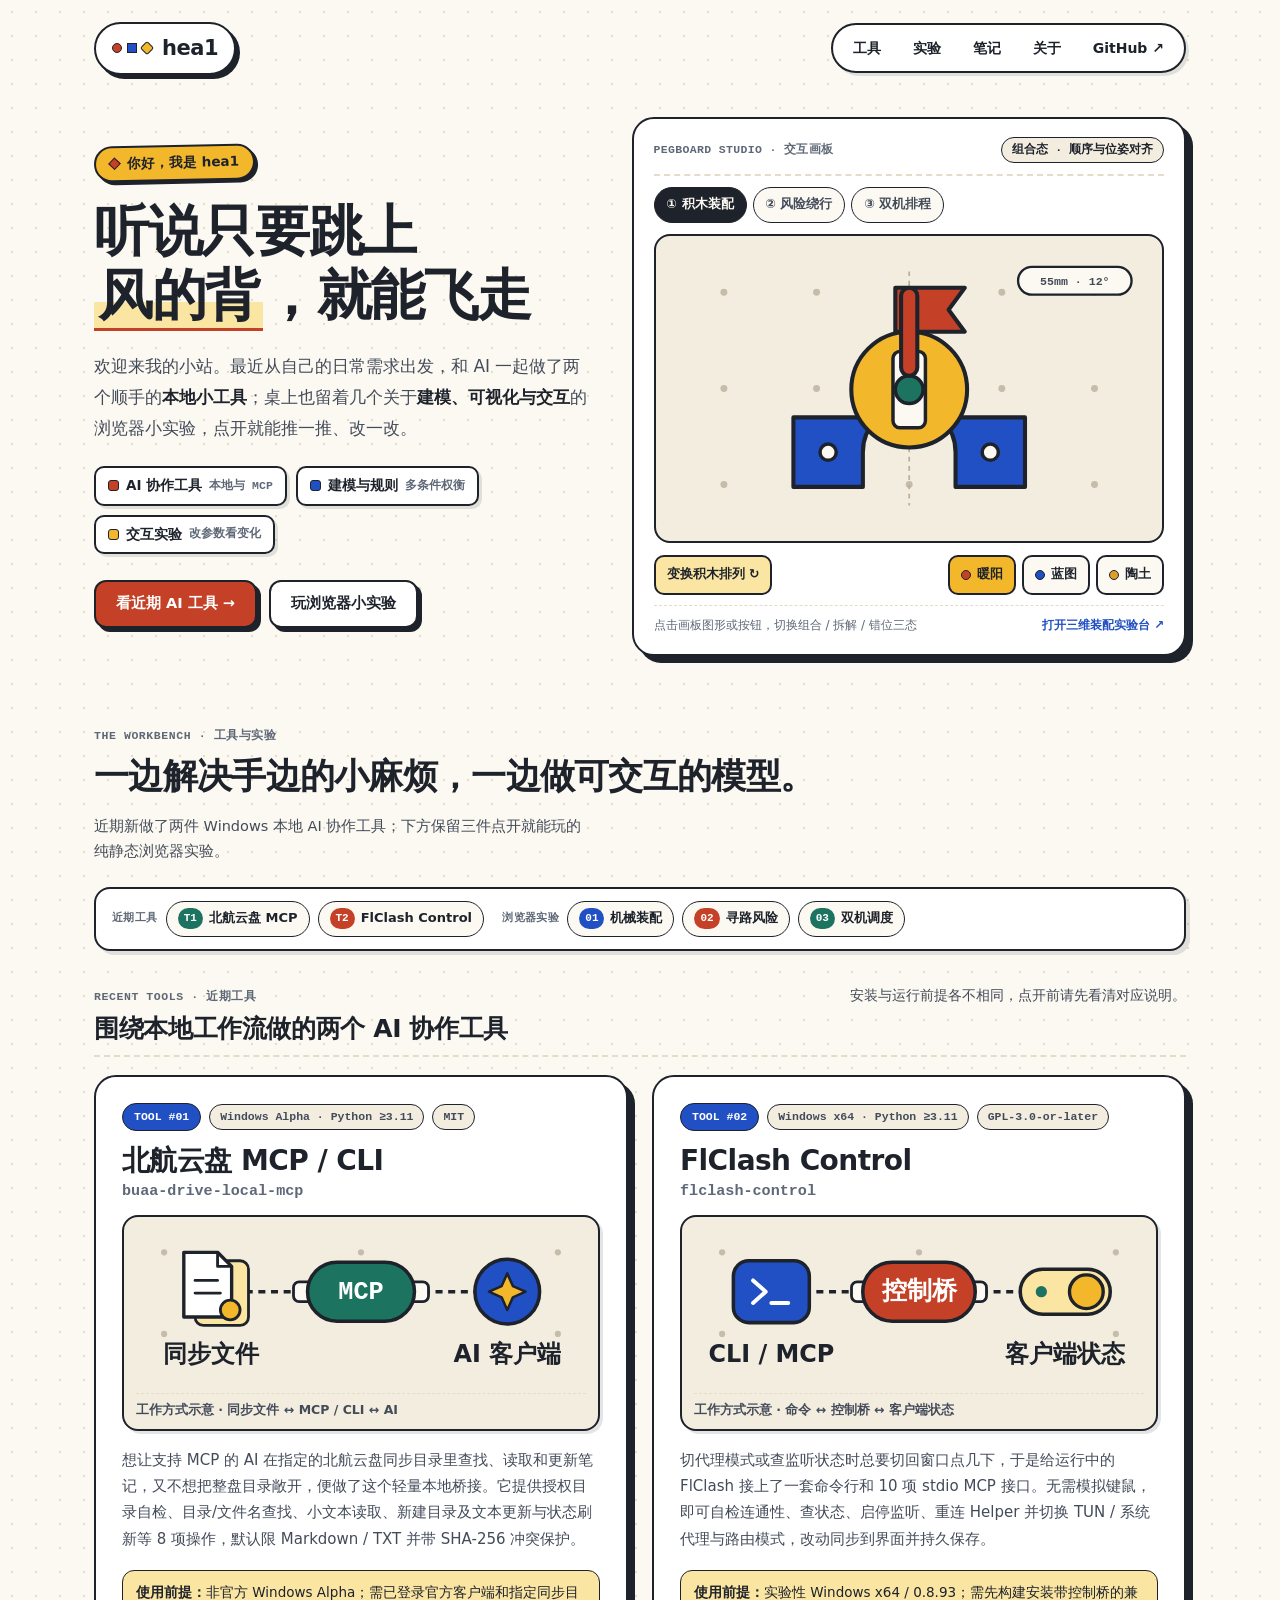
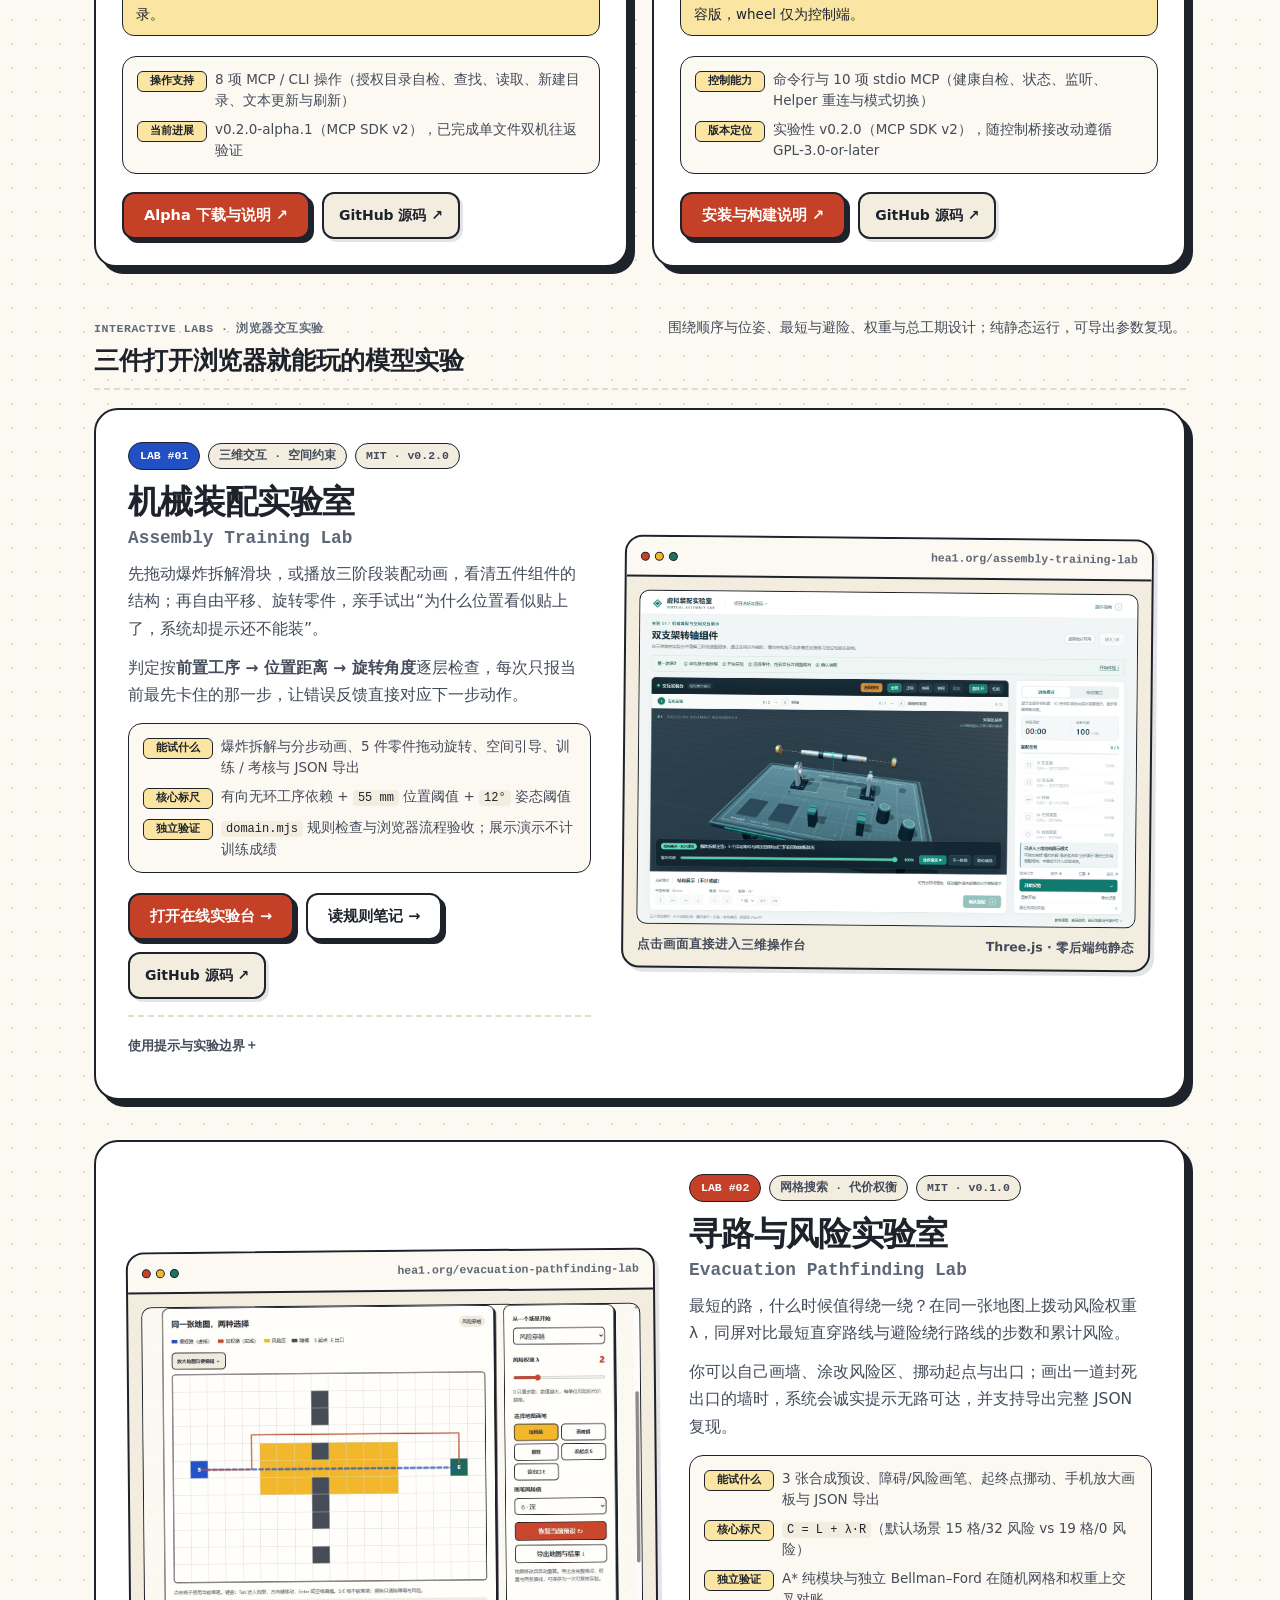
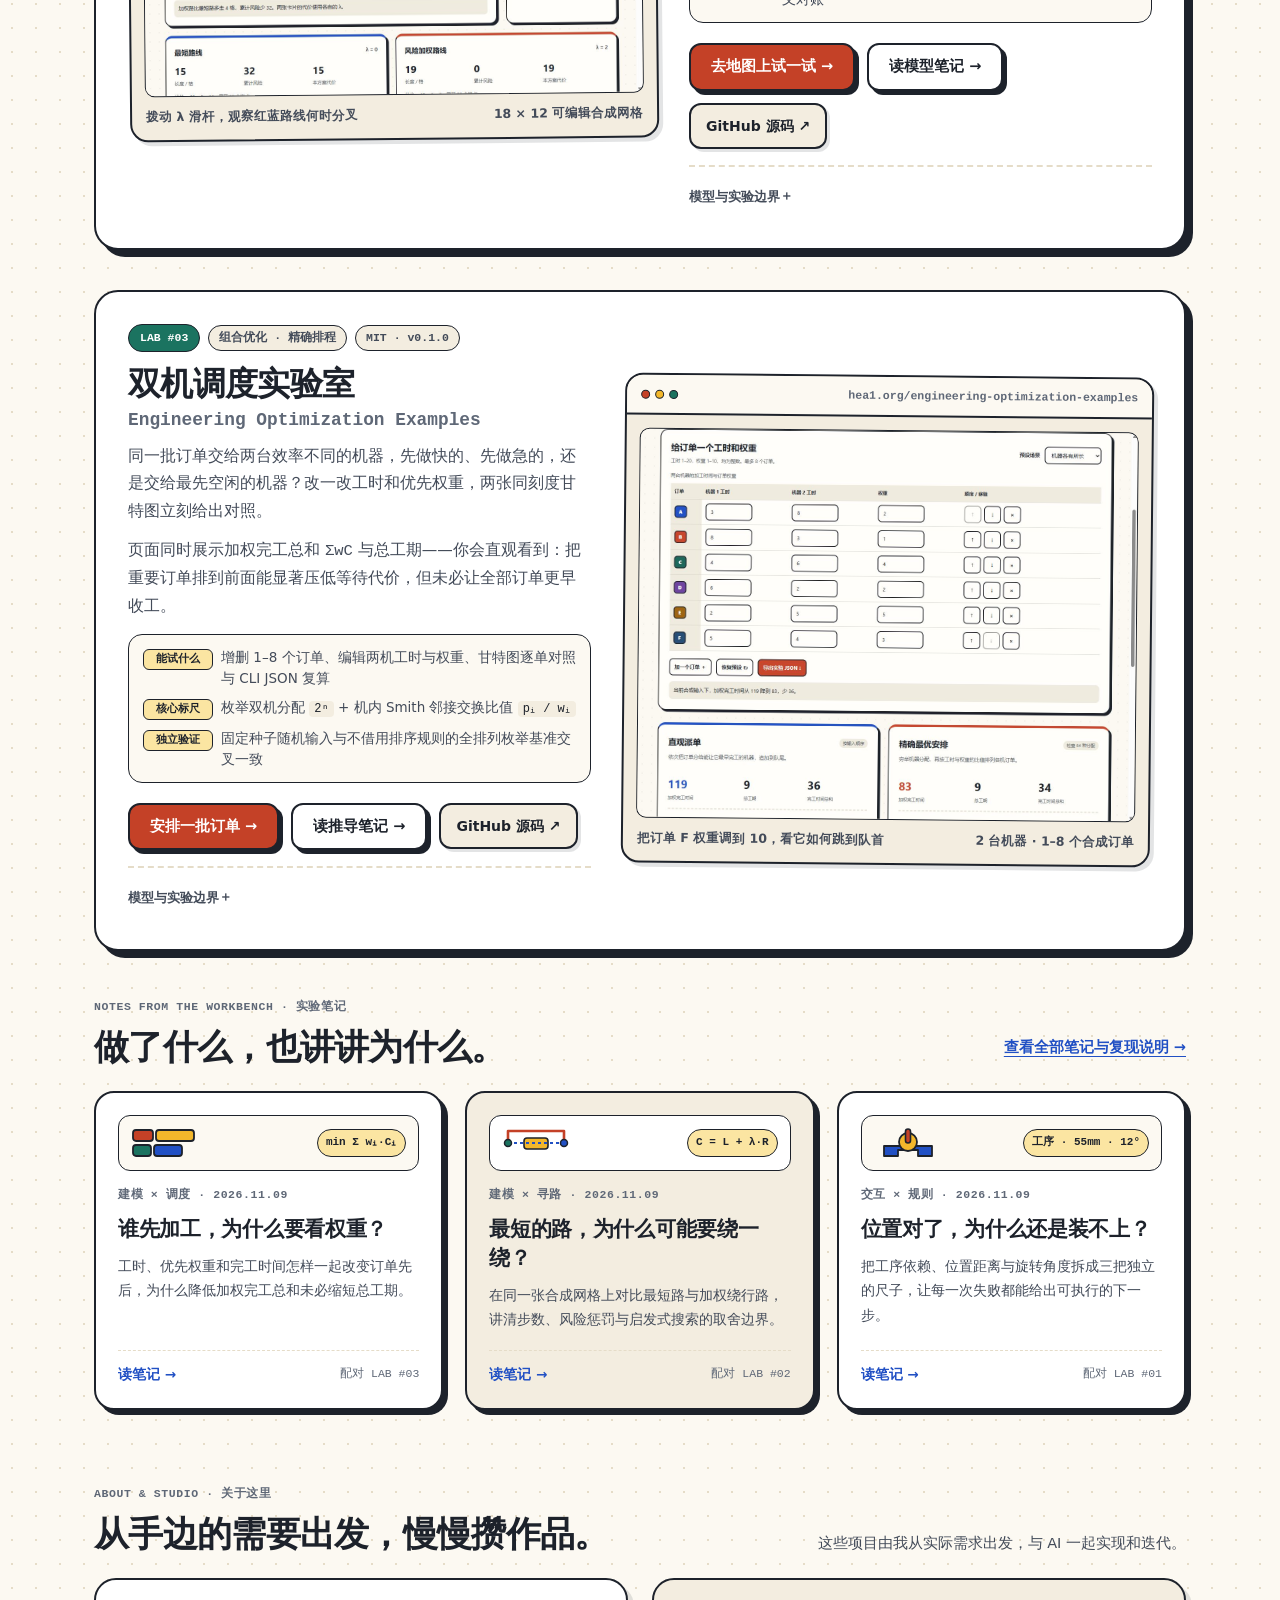
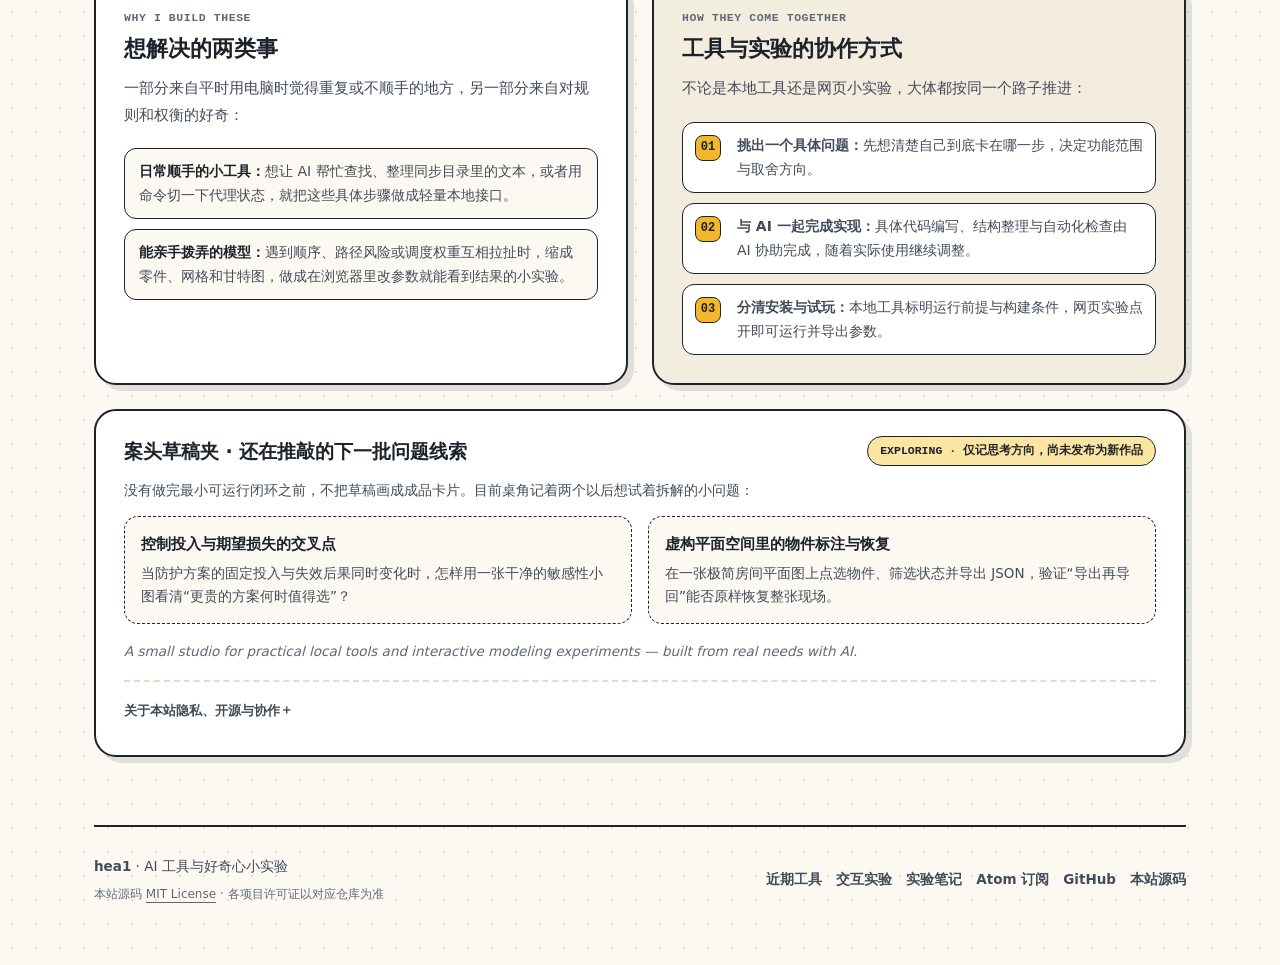
<file: index.html>
<!doctype html>
<html lang="zh-CN">
<head>
  <meta charset="utf-8">
  <meta name="viewport" content="width=device-width, initial-scale=1">
  <title>hea1 · AI 工具与好奇心小实验</title>
  <meta name="description" content="你好，我是 hea1。听说只要跳上风的背，就能飞走。这里放着从实际需求出发、与 AI 一起做出的本地工具，以及关于建模、可视化与交互的浏览器小实验。">
  <link rel="canonical" href="https://hea1.org/">
  <link rel="icon" href="./favicon.svg" type="image/svg+xml">
  <meta name="theme-color" content="#fcf9f2">
  <meta name="referrer" content="strict-origin-when-cross-origin">
  <meta property="og:type" content="website">
  <meta property="og:locale" content="zh_CN">
  <meta property="og:site_name" content="hea1">
  <meta property="og:title" content="hea1 · AI 工具与好奇心小实验">
  <meta property="og:description" content="听说只要跳上风的背，就能飞走。hea1 的个人主页：近期本地 AI 协作工具，以及建模、可视化与交互浏览器小实验。">
  <meta property="og:url" content="https://hea1.org/">
  <meta property="og:image" content="https://hea1.org/assets/share.png">
  <meta property="og:image:width" content="1200">
  <meta property="og:image:height" content="630">
  <meta property="og:image:alt" content="hea1个人主页分享图：包含“听说只要跳上风的背，就能飞走”标题、彩色几何积木画板与三件浏览器实验画板">
  <meta name="twitter:card" content="summary_large_image">
  <link rel="stylesheet" href="./styles.css">
  <link rel="alternate" type="application/atom+xml" title="hea1 的实验笔记" href="./feed.xml">
</head>
<body data-palette="warm" id="top">
  <a class="skip-link" href="#main-content">跳至主要内容</a>

  <div class="canvas-wrap">
    <header class="play-header">
      <a href="#top" class="logo-pill" aria-label="hea1，返回顶部">
        <span class="logo-shapes" aria-hidden="true">
          <span class="shape-dot"></span>
          <span class="shape-sq"></span>
          <span class="shape-tri"></span>
        </span>
        <span>hea1</span>
      </a>
      <div class="header-right">
        <nav class="play-nav" aria-label="主导航">
          <a href="#tools">工具</a>
          <a href="#labs">实验</a>
          <a href="#notes">笔记</a>
          <a href="#about">关于</a>
          <a href="https://github.com/TH0RGOODMAN" rel="noopener">GitHub ↗</a>
        </nav>
      </div>
    </header>

    <main id="main-content">
      <section class="hero-studio" aria-labelledby="hero-heading">
        <div class="hero-pitch">
          <span class="greeting-sticker"><span class="sticker-spark" aria-hidden="true"></span>你好，我是 hea1</span>
          <h1 id="hero-heading">
            听说只要跳上<br>
            <span class="underline-wave">风的背</span>，就能飞走
          </h1>
          <p class="hero-lead">
            欢迎来我的小站。最近从自己的日常需求出发，和 AI 一起做了两个顺手的<strong>本地小工具</strong>；桌上也留着几个关于<strong>建模、可视化与交互</strong>的浏览器小实验，点开就能推一推、改一改。
          </p>

          <div class="pillar-tags" aria-label="主要关注方向">
            <span class="pillar-tag">
              <span class="pillar-swatch" style="background: var(--coral);" aria-hidden="true"></span>AI 协作工具 <small>本地与 MCP</small>
            </span>
            <span class="pillar-tag">
              <span class="pillar-swatch" style="background: var(--cobalt);" aria-hidden="true"></span>建模与规则 <small>多条件权衡</small>
            </span>
            <span class="pillar-tag">
              <span class="pillar-swatch" style="background: var(--sun);" aria-hidden="true"></span>交互实验 <small>改参数看变化</small>
            </span>
          </div>

          <div class="cta-group">
            <a class="btn-play" href="#tools">看近期 AI 工具 →</a>
            <a class="btn-play secondary" href="#labs">玩浏览器小实验</a>
          </div>
        </div>

        <div class="toyboard" id="geo-toyboard" data-pose="assembled" data-route="detour">
          <div class="toyboard-header">
            <span class="toyboard-title">PEGBOARD STUDIO · 交互画板</span>
            <span class="toyboard-status" id="pose-caption" role="status" aria-live="polite" aria-atomic="true">组合态 · 顺序与位姿对齐</span>
          </div>

          <div class="toyboard-tabs" role="group" aria-label="切换画板微缩实验" hidden>
            <button type="button" class="scene-tab" data-scene="assembly" aria-pressed="true">① 积木装配</button>
            <button type="button" class="scene-tab" data-scene="route" aria-pressed="false">② 风险绕行</button>
            <button type="button" class="scene-tab" data-scene="schedule" aria-pressed="false">③ 双机排程</button>
          </div>

          <div class="toyboard-stage">
            <!-- Scene 1: Geometric Assembly Blocks (Default & No-JS Fallback) -->
            <svg id="scene-assembly" viewBox="0 0 420 246" role="img" aria-labelledby="toy-title toy-desc">
              <title id="toy-title">hea1 几何装配积木画板</title>
              <desc id="toy-desc">由拱形底座、圆盘转轮和定位销组成的彩色几何插画，支持切换组合、拆解与错位姿态。</desc>
              <g fill="#c5bda9">
                <circle cx="50" cy="40" r="3"/><circle cx="130" cy="40" r="3"/><circle cx="210" cy="40" r="3"/><circle cx="290" cy="40" r="3"/><circle cx="370" cy="40" r="3"/>
                <circle cx="50" cy="123" r="3"/><circle cx="130" cy="123" r="3"/><circle cx="290" cy="123" r="3"/><circle cx="370" cy="123" r="3"/>
                <circle cx="50" cy="206" r="3"/><circle cx="130" cy="206" r="3"/><circle cx="210" cy="206" r="3"/><circle cx="290" cy="206" r="3"/><circle cx="370" cy="206" r="3"/>
              </g>
              <line x1="210" y1="22" x2="210" y2="224" stroke="#b9b09b" stroke-width="1.5" stroke-dasharray="4 4"/>
              <g id="piece-arch" class="geo-piece">
                <path d="M110 148 H310 V208 H250 V178 A40 40 0 0 0 170 178 V208 H110 Z" class="base-fill outline" stroke-width="3.5" stroke-linejoin="round"/>
                <circle cx="140" cy="178" r="7" class="paper-fill outline" stroke-width="3"/>
                <circle cx="280" cy="178" r="7" class="paper-fill outline" stroke-width="3"/>
              </g>
              <g id="piece-rotor" class="geo-piece">
                <circle cx="210" cy="124" r="50" class="wheel-fill outline" stroke-width="3.5"/>
                <rect x="196" y="91" width="28" height="66" rx="6" class="paper-fill outline" stroke-width="3"/>
                <circle cx="210" cy="124" r="12" class="teal-fill outline" stroke-width="3"/>
              </g>
              <g id="piece-pin" class="geo-piece">
                <path d="M198 36 H258 L244 55 L258 74 H198 Z" class="pin-fill outline" stroke-width="3.5" stroke-linejoin="round"/>
                <rect x="203" y="36" width="14" height="76" rx="7" class="pin-fill outline" stroke-width="3.5"/>
              </g>
              <rect x="304" y="18" width="98" height="24" rx="12" class="paper-fill outline" stroke-width="2"/>
              <text x="353" y="34" text-anchor="middle" class="svg-label-muted">55mm · 12°</text>
            </svg>

            <!-- Scene 2: Risk-Weighted Pathfinding Mini Schematic -->
            <svg id="scene-route" viewBox="0 0 420 246" role="img" aria-labelledby="route-toy-title route-toy-desc" hidden>
              <title id="route-toy-title">寻路与风险权衡示意画板</title>
              <desc id="route-toy-desc">展示同一起终点下直接穿过黄色风险区的最短路线与向上绕开风险区的加权路线对比。</desc>
              <g stroke="#d5ccb8" stroke-width="1.2" fill="none">
                <rect x="50" y="28" width="320" height="190" rx="10" class="paper-fill outline" stroke-width="2.5"/>
                <line x1="90" y1="28" x2="90" y2="218"/><line x1="130" y1="28" x2="130" y2="218"/><line x1="170" y1="28" x2="170" y2="218"/>
                <line x1="210" y1="28" x2="210" y2="218"/><line x1="250" y1="28" x2="250" y2="218"/><line x1="290" y1="28" x2="290" y2="218"/><line x1="330" y1="28" x2="330" y2="218"/>
                <line x1="50" y1="66" x2="370" y2="66"/><line x1="50" y1="104" x2="370" y2="104"/><line x1="50" y1="142" x2="370" y2="142"/><line x1="50" y1="180" x2="370" y2="180"/>
              </g>
              <!-- Obstacles -->
              <rect x="134" y="146" width="32" height="30" rx="5" fill="#1d222b"/>
              <rect x="254" y="146" width="32" height="30" rx="5" fill="#1d222b"/>
              <!-- Hazard Tiles across direct corridor -->
              <g class="wheel-fill outline" stroke-width="2">
                <rect x="134" y="108" width="32" height="30" rx="5"/>
                <rect x="174" y="108" width="32" height="30" rx="5"/>
                <rect x="214" y="108" width="32" height="30" rx="5"/>
                <rect x="254" y="108" width="32" height="30" rx="5"/>
              </g>
              <text x="210" y="127" text-anchor="middle" class="svg-label">风险区 R=32</text>
              <!-- Direct Shortest Path -->
              <path d="M70 123 H350" class="route-line route-direct" stroke="var(--cobalt)" stroke-width="5" stroke-dasharray="8 6" stroke-linecap="round" fill="none"/>
              <!-- Safe Detour Path -->
              <path d="M70 123 V47 H350 V123" class="route-line route-safe" stroke="var(--coral)" stroke-width="5.5" stroke-linejoin="round" stroke-linecap="round" fill="none"/>
              <!-- Start & Exit Nodes -->
              <rect x="55" y="108" width="30" height="30" rx="8" class="teal-fill outline" stroke-width="2.5"/>
              <text x="70" y="127" text-anchor="middle" class="svg-label-light">起</text>
              <rect x="335" y="108" width="30" height="30" rx="8" class="base-fill outline" stroke-width="2.5"/>
              <text x="350" y="127" text-anchor="middle" class="svg-label-light">终</text>
              <rect x="56" y="186" width="308" height="24" rx="12" class="soft-fill outline" stroke-width="1.6"/>
              <text x="210" y="202" text-anchor="middle" class="svg-label">代价标尺 C = L + λ·R（多走 4 格，避开 32 风险）</text>
            </svg>

            <!-- Scene 3: Two-Machine Weighted Scheduling Mini Gantt -->
            <svg id="scene-schedule" viewBox="0 0 420 246" role="img" aria-labelledby="sched-toy-title sched-toy-desc" hidden>
              <title id="sched-toy-title">双机加权调度甘特图画板</title>
              <desc id="sched-toy-desc">展示六个合成订单在两台机器上按直观派单与 Smith 最优规则重排时的甘特图变化。</desc>
              <rect x="24" y="24" width="372" height="198" rx="12" class="paper-fill outline" stroke-width="2.5"/>
              <!-- Time ruler t = 0..9 (x = 88 + t*32) -->
              <g stroke="#d5ccb8" stroke-width="1.2">
                <line x1="88" y1="48" x2="88" y2="196"/>
                <line x1="184" y1="48" x2="184" y2="196" stroke-dasharray="3 3"/>
                <line x1="280" y1="48" x2="280" y2="196" stroke-dasharray="3 3"/>
                <line x1="376" y1="48" x2="376" y2="196"/>
              </g>
              <text x="88" y="42" text-anchor="middle" class="svg-label-muted">t=0</text>
              <text x="184" y="42" text-anchor="middle" class="svg-label-muted">t=3</text>
              <text x="280" y="42" text-anchor="middle" class="svg-label-muted">t=6</text>
              <text x="376" y="42" text-anchor="middle" class="svg-label-muted">t=9</text>
              <!-- Machine Labels -->
              <rect x="36" y="72" width="42" height="34" rx="8" class="card-fill outline" stroke-width="2"/>
              <text x="57" y="93" text-anchor="middle" class="svg-label">M1</text>
              <rect x="36" y="152" width="42" height="34" rx="8" class="card-fill outline" stroke-width="2"/>
              <text x="57" y="173" text-anchor="middle" class="svg-label">M2</text>
              <!-- M1 Jobs: E(p=2,w=5 -> 60px), C(p=4,w=4 -> 124px), A(p=3,w=2 -> 92px) -->
              <g id="gantt-E" class="gantt-block" style="transform: translate(88px, 68px);">
                <rect x="0" y="0" width="60" height="42" rx="8" class="pin-fill outline" stroke-width="2.4"/>
                <text x="30" y="25" text-anchor="middle" class="svg-label-light">E w5</text>
              </g>
              <g id="gantt-C" class="gantt-block" style="transform: translate(152px, 68px);">
                <rect x="0" y="0" width="124" height="42" rx="8" class="wheel-fill outline" stroke-width="2.4"/>
                <text x="62" y="25" text-anchor="middle" class="svg-label">C (p4·w4)</text>
              </g>
              <g id="gantt-A" class="gantt-block" style="transform: translate(280px, 68px);">
                <rect x="0" y="0" width="92" height="42" rx="8" class="card-fill outline" stroke-width="2.4"/>
                <text x="46" y="25" text-anchor="middle" class="svg-label">A (p3·w2)</text>
              </g>
              <!-- M2 Jobs: D(p=2,w=2 -> 60px), F(p=4,w=3 -> 124px), B(p=3,w=1 -> 92px) -->
              <g id="gantt-D" class="gantt-block" style="transform: translate(88px, 148px);">
                <rect x="0" y="0" width="60" height="42" rx="8" class="teal-fill outline" stroke-width="2.4"/>
                <text x="30" y="25" text-anchor="middle" class="svg-label-light">D w2</text>
              </g>
              <g id="gantt-F" class="gantt-block" style="transform: translate(152px, 148px);">
                <rect x="0" y="0" width="124" height="42" rx="8" class="base-fill outline" stroke-width="2.4"/>
                <text x="62" y="25" text-anchor="middle" class="svg-label-light">F (p4·w3)</text>
              </g>
              <g id="gantt-B" class="gantt-block" style="transform: translate(280px, 148px);">
                <rect x="0" y="0" width="92" height="42" rx="8" class="card-fill outline" stroke-width="2.4"/>
                <text x="46" y="25" text-anchor="middle" class="svg-label">B (p3·w1)</text>
              </g>
            </svg>
          </div>

          <div class="toyboard-controls" hidden>
            <div class="control-group" role="group" aria-label="当前画板实验操作">
              <button type="button" class="toy-btn toy-btn--action" id="btn-pose" aria-controls="geo-toyboard" aria-describedby="pose-caption">
                变换积木排列 ↻
              </button>
            </div>
            <div class="control-group" role="group" aria-label="页面配色切换">
              <button type="button" class="toy-btn palette-btn" data-theme="warm" aria-pressed="true"><span class="swatch-chip" style="background:#c44127;" aria-hidden="true"></span>暖阳</button>
              <button type="button" class="toy-btn palette-btn" data-theme="blueprint" aria-pressed="false"><span class="swatch-chip" style="background:#1e4ec2;" aria-hidden="true"></span>蓝图</button>
              <button type="button" class="toy-btn palette-btn" data-theme="terracotta" aria-pressed="false"><span class="swatch-chip" style="background:#df9e28;" aria-hidden="true"></span>陶土</button>
            </div>
          </div>

          <div class="toyboard-foot" hidden>
            <span id="toyboard-hint">点击画板图形或按钮，切换组合 / 拆解 / 错位三态</span>
            <a class="toyboard-jump" id="toyboard-jump" href="./assembly-training-lab/">打开三维装配实验台 ↗</a>
          </div>
        </div>
      </section>

      <section id="projects" aria-labelledby="projects-title">
        <div class="section-heading">
          <div>
            <span class="section-eyebrow">THE WORKBENCH · 工具与实验</span>
            <h2 id="projects-title">一边解决手边的小麻烦，一边做可交互的模型。</h2>
          </div>
          <p>近期新做了两件 Windows 本地 AI 协作工具；下方保留三件点开就能玩的纯静态浏览器实验。</p>
        </div>

        <nav class="workbench-index" aria-label="作品快速跳转">
          <div class="index-cluster">
            <span class="index-label">近期工具</span>
            <a class="index-pill" href="#tool-01"><span class="index-code index-code--t1">T1</span>北航云盘 MCP</a>
            <a class="index-pill" href="#tool-02"><span class="index-code index-code--t2">T2</span>FlClash Control</a>
          </div>
          <div class="index-cluster">
            <span class="index-label">浏览器实验</span>
            <a class="index-pill" href="#work-01"><span class="index-code index-code--01">01</span>机械装配</a>
            <a class="index-pill" href="#work-02"><span class="index-code index-code--02">02</span>寻路风险</a>
            <a class="index-pill" href="#work-03"><span class="index-code index-code--03">03</span>双机调度</a>
          </div>
        </nav>

        <section id="tools" class="tools-section" aria-labelledby="tools-heading">
          <div class="subsection-head">
            <div>
              <span class="section-eyebrow">RECENT TOOLS · 近期工具</span>
              <h3 id="tools-heading">围绕本地工作流做的两个 AI 协作工具</h3>
            </div>
            <p class="subsection-note">安装与运行前提各不相同，点开前请先看清对应说明。</p>
          </div>

          <div class="tools-grid">
            <article class="tool-card" id="tool-01">
              <div class="project-meta-top">
                <span class="badge-num badge-num--tool-drive">TOOL #01</span>
                <span class="badge-kind">Windows Alpha · Python ≥3.11</span>
                <span class="badge-kind">MIT</span>
              </div>
              <h4>北航云盘 MCP / CLI<span class="project-en">buaa-drive-local-mcp</span></h4>

              <figure class="tool-diagram">
                <svg viewBox="0 0 320 112" role="img" aria-labelledby="diag-drive-title diag-drive-desc">
                  <title id="diag-drive-title">北航云盘 MCP / CLI 工作方式示意</title>
                  <desc id="diag-drive-desc">本地同步目录中的文本文件通过 MCP 或 CLI 提供的 8 项操作与 AI 客户端连接。</desc>
                  <g fill="#c5bda9">
                    <circle cx="20" cy="18" r="2.2"/><circle cx="160" cy="18" r="2.2"/><circle cx="300" cy="18" r="2.2"/>
                    <circle cx="20" cy="76" r="2.2"/><circle cx="300" cy="76" r="2.2"/>
                  </g>
                  <!-- Connector Line -->
                  <line x1="78" y1="46" x2="242" y2="46" class="diag-stroke" stroke-width="2.5" stroke-dasharray="5 4"/>
                  <!-- Left: Paper Sheets Symbol -->
                  <rect x="42" y="24" width="38" height="46" rx="6" class="diag-soft diag-stroke" stroke-width="2"/>
                  <path d="M34 18 H58 L68 28 V64 H34 Z" class="diag-card diag-stroke" stroke-width="2.4" stroke-linejoin="round"/>
                  <path d="M58 18 V28 H68" fill="none" class="diag-stroke" stroke-width="2" stroke-linejoin="round"/>
                  <line x1="42" y1="38" x2="58" y2="38" class="diag-stroke" stroke-width="2" stroke-linecap="round"/>
                  <line x1="42" y1="47" x2="60" y2="47" class="diag-stroke" stroke-width="2" stroke-linecap="round"/>
                  <circle cx="67" cy="59" r="7" class="diag-sun diag-stroke" stroke-width="2"/>
                  <text x="53" y="96" text-anchor="middle" class="diag-label">同步文件</text>

                  <!-- Center: Plug / Bridge Pill -->
                  <rect x="112" y="39" width="96" height="14" rx="4" class="diag-paper diag-stroke" stroke-width="2"/>
                  <rect x="122" y="25" width="76" height="42" rx="21" class="diag-teal diag-stroke" stroke-width="2.5"/>
                  <text x="160" y="51" text-anchor="middle" class="diag-label-light">MCP</text>

                  <!-- Right: AI Spark Node -->
                  <circle cx="264" cy="46" r="23" class="diag-cobalt diag-stroke" stroke-width="2.5"/>
                  <path d="M264 33 L268 42 L277 46 L268 50 L264 59 L260 50 L251 46 L260 42 Z" class="diag-sun diag-stroke" stroke-width="1.8" stroke-linejoin="round"/>
                  <text x="264" y="96" text-anchor="middle" class="diag-label">AI 客户端</text>
                </svg>
                <figcaption>工作方式示意 · 同步文件 ↔ MCP / CLI ↔ AI</figcaption>
              </figure>

              <p>
                想让支持 MCP 的 AI 在指定的北航云盘同步目录里查找、读取和更新笔记，又不想把整盘目录敞开，便做了这个轻量本地桥接。它提供授权目录自检、目录/文件名查找、小文本读取、新建目录及文本更新与状态刷新等 8 项操作，默认限 Markdown / TXT 并带 SHA-256 冲突保护。
              </p>

              <div class="tool-prereq" role="note">
                <strong>使用前提：</strong>非官方 Windows Alpha；需已登录官方客户端和指定同步目录。
              </div>

              <div class="spec-list" aria-label="北航云盘 MCP / CLI 要点">
                <div class="spec-row">
                  <span class="spec-key">操作支持</span>
                  <span class="spec-val">8 项 MCP / CLI 操作（授权目录自检、查找、读取、新建目录、文本更新与刷新）</span>
                </div>
                <div class="spec-row">
                  <span class="spec-key">当前进展</span>
                  <span class="spec-val">v0.2.0-alpha.1（MCP SDK v2），已完成单文件双机往返验证</span>
                </div>
              </div>

              <div class="cta-group">
                <a class="btn-play" href="https://github.com/TH0RGOODMAN/buaa-drive-local-mcp/releases/tag/v0.2.0-alpha.1" rel="noopener">Alpha 下载与说明 ↗</a>
                <a class="btn-play ghost" href="https://github.com/TH0RGOODMAN/buaa-drive-local-mcp" rel="noopener">GitHub 源码 ↗</a>
              </div>
            </article>

            <article class="tool-card" id="tool-02">
              <div class="project-meta-top">
                <span class="badge-num badge-num--tool-flclash">TOOL #02</span>
                <span class="badge-kind">Windows x64 · Python ≥3.11</span>
                <span class="badge-kind">GPL-3.0-or-later</span>
              </div>
              <h4>FlClash Control<span class="project-en">flclash-control</span></h4>

              <figure class="tool-diagram">
                <svg viewBox="0 0 320 112" role="img" aria-labelledby="diag-flclash-title diag-flclash-desc">
                  <title id="diag-flclash-title">FlClash Control 工作方式示意</title>
                  <desc id="diag-flclash-desc">命令行和 stdio MCP 通过兼容版 FlClash 的控制桥同步并持久切换客户端状态。</desc>
                  <g fill="#c5bda9">
                    <circle cx="20" cy="18" r="2.2"/><circle cx="160" cy="18" r="2.2"/><circle cx="300" cy="18" r="2.2"/>
                    <circle cx="20" cy="76" r="2.2"/><circle cx="300" cy="76" r="2.2"/>
                  </g>
                  <!-- Connector Line -->
                  <line x1="78" y1="46" x2="242" y2="46" class="diag-stroke" stroke-width="2.5" stroke-dasharray="5 4"/>
                  <!-- Left: Command Key Symbol -->
                  <rect x="28" y="24" width="54" height="44" rx="11" class="diag-cobalt diag-stroke" stroke-width="2.5"/>
                  <polyline points="42,38 51,46 42,54" fill="none" stroke="#ffffff" stroke-width="2.8" stroke-linecap="round" stroke-linejoin="round"/>
                  <line x1="55" y1="54" x2="67" y2="54" stroke="#ffffff" stroke-width="2.8" stroke-linecap="round"/>
                  <text x="55" y="96" text-anchor="middle" class="diag-label">CLI / MCP</text>

                  <!-- Center: Control Bridge Pill -->
                  <rect x="112" y="39" width="96" height="14" rx="4" class="diag-paper diag-stroke" stroke-width="2"/>
                  <rect x="120" y="25" width="80" height="42" rx="21" class="diag-coral diag-stroke" stroke-width="2.5"/>
                  <text x="160" y="51" text-anchor="middle" class="diag-label-light">控制桥</text>

                  <!-- Right: Toggle Switch Symbol -->
                  <rect x="232" y="30" width="64" height="32" rx="16" class="diag-soft diag-stroke" stroke-width="2.5"/>
                  <circle cx="247" cy="46" r="4" class="diag-teal"/>
                  <circle cx="279" cy="46" r="12" class="diag-sun diag-stroke" stroke-width="2.4"/>
                  <text x="264" y="96" text-anchor="middle" class="diag-label">客户端状态</text>
                </svg>
                <figcaption>工作方式示意 · 命令 ↔ 控制桥 ↔ 客户端状态</figcaption>
              </figure>

              <p>
                切代理模式或查监听状态时总要切回窗口点几下，于是给运行中的 FlClash 接上了一套命令行和 10 项 stdio MCP 接口。无需模拟键鼠，即可自检连通性、查状态、启停监听、重连 Helper 并切换 TUN / 系统代理与路由模式，改动同步到界面并持久保存。
              </p>

              <div class="tool-prereq" role="note">
                <strong>使用前提：</strong>实验性 Windows x64 / 0.8.93；需先构建安装带控制桥的兼容版，wheel 仅为控制端。
              </div>

              <div class="spec-list" aria-label="FlClash Control 要点">
                <div class="spec-row">
                  <span class="spec-key">控制能力</span>
                  <span class="spec-val">命令行与 10 项 stdio MCP（健康自检、状态、监听、Helper 重连与模式切换）</span>
                </div>
                <div class="spec-row">
                  <span class="spec-key">版本定位</span>
                  <span class="spec-val">实验性 v0.2.0（MCP SDK v2），随控制桥接改动遵循 GPL-3.0-or-later</span>
                </div>
              </div>

              <div class="cta-group">
                <a class="btn-play" href="https://github.com/TH0RGOODMAN/flclash-control/blob/main/docs/usage.md" rel="noopener">安装与构建说明 ↗</a>
                <a class="btn-play ghost" href="https://github.com/TH0RGOODMAN/flclash-control" rel="noopener">GitHub 源码 ↗</a>
              </div>
            </article>
          </div>
        </section>

        <section id="labs" aria-labelledby="labs-heading">
          <div class="subsection-head">
            <div>
              <span class="section-eyebrow">INTERACTIVE LABS · 浏览器交互实验</span>
              <h3 id="labs-heading">三件打开浏览器就能玩的模型实验</h3>
            </div>
            <p class="subsection-note">围绕顺序与位姿、最短与避险、权重与总工期设计；纯静态运行，可导出参数复现。</p>
          </div>

          <article class="project-showcase" id="work-01">
            <div class="project-copy">
              <div class="project-meta-top">
                <span class="badge-num">LAB #01</span>
                <span class="badge-kind">三维交互 · 空间约束</span>
                <span class="badge-kind">MIT · v0.2.0</span>
              </div>
              <h4>机械装配实验室<span class="project-en">Assembly Training Lab</span></h4>
              <p>
                先拖动爆炸拆解滑块，或播放三阶段装配动画，看清五件组件的结构；再自由平移、旋转零件，亲手试出“为什么位置看似贴上了，系统却提示还不能装”。
              </p>
              <p>
                判定按<strong>前置工序 → 位置距离 → 旋转角度</strong>逐层检查，每次只报当前最先卡住的那一步，让错误反馈直接对应下一步动作。
              </p>

              <div class="spec-list" aria-label="作品一规格速览">
                <div class="spec-row">
                  <span class="spec-key">能试什么</span>
                  <span class="spec-val">爆炸拆解与分步动画、5 件零件拖动旋转、空间引导、训练 / 考核与 JSON 导出</span>
                </div>
                <div class="spec-row">
                  <span class="spec-key">核心标尺</span>
                  <span class="spec-val">有向无环工序依赖 + <code>55 mm</code> 位置阈值 + <code>12°</code> 姿态阈值</span>
                </div>
                <div class="spec-row">
                  <span class="spec-key">独立验证</span>
                  <span class="spec-val"><code>domain.mjs</code> 规则检查与浏览器流程验收；展示演示不计训练成绩</span>
                </div>
              </div>

              <div class="cta-group">
                <a class="btn-play" href="./assembly-training-lab/">打开在线实验台 →</a>
                <a class="btn-play secondary" href="./notes/assembly-rules/">读规则笔记 →</a>
                <a class="btn-play ghost" href="https://github.com/TH0RGOODMAN/assembly-training-lab" rel="noopener">GitHub 源码 ↗</a>
              </div>

              <details class="honest-drawer">
                <summary>使用提示与实验边界</summary>
                <p>
                  AI 辅助开发的教学原型，推荐电脑浏览器体验。55 mm 为桌面操作吸附阈值而非机械加工公差；WebXR 为实验性入口，真实头显舒适度与学习效果尚未验证。<a href="./assembly-training-lab/about.html">查看完整说明与验证范围 ↗</a>
                </p>
              </details>
            </div>

            <figure class="project-shot">
              <div class="window-bar" aria-hidden="true">
                <span class="window-dots"><i></i><i></i><i></i></span>
                <span class="window-url">hea1.org/assembly-training-lab</span>
              </div>
              <div class="project-shot-body">
                <a href="./assembly-training-lab/" aria-label="打开机械装配实验室在线演示">
                  <img src="./assets/assembly.jpg" width="1440" height="960" loading="lazy" decoding="async" alt="新版机械装配实验室：金属零件、爆炸拆解滑块、三阶段展示与右侧装配任务面板">
                </a>
              </div>
              <figcaption>
                <span>点击画面直接进入三维操作台</span>
                <span>Three.js · 零后端纯静态</span>
              </figcaption>
            </figure>
          </article>

          <article class="project-showcase project-showcase--reverse route-project" id="work-02">
            <div class="project-copy">
              <div class="project-meta-top">
                <span class="badge-num">LAB #02</span>
                <span class="badge-kind">网格搜索 · 代价权衡</span>
                <span class="badge-kind">MIT · v0.1.0</span>
              </div>
              <h4>寻路与风险实验室<span class="project-en">Evacuation Pathfinding Lab</span></h4>
              <p>
                最短的路，什么时候值得绕一绕？在同一张地图上拨动风险权重 λ，同屏对比最短直穿路线与避险绕行路线的步数和累计风险。
              </p>
              <p>
                你可以自己画墙、涂改风险区、挪动起点与出口；画出一道封死出口的墙时，系统会诚实提示无路可达，并支持导出完整 JSON 复现。
              </p>

              <div class="spec-list" aria-label="作品二规格速览">
                <div class="spec-row">
                  <span class="spec-key">能试什么</span>
                  <span class="spec-val">3 张合成预设、障碍/风险画笔、起终点挪动、手机放大画板与 JSON 导出</span>
                </div>
                <div class="spec-row">
                  <span class="spec-key">核心标尺</span>
                  <span class="spec-val"><code>C = L + λ·R</code>（默认场景 15 格/32 风险 vs 19 格/0 风险）</span>
                </div>
                <div class="spec-row">
                  <span class="spec-key">独立验证</span>
                  <span class="spec-val">A* 纯模块与独立 Bellman–Ford 在随机网格和权重上交叉对账</span>
                </div>
              </div>

              <div class="cta-group">
                <a class="btn-play" href="./evacuation-pathfinding-lab/">去地图上试一试 →</a>
                <a class="btn-play secondary" href="./notes/shortest-and-risk/">读模型笔记 →</a>
                <a class="btn-play ghost" href="https://github.com/TH0RGOODMAN/evacuation-pathfinding-lab" rel="noopener">GitHub 源码 ↗</a>
              </div>

              <details class="honest-drawer">
                <summary>模型与实验边界</summary>
                <p>
                  AI 辅助实现的静态网格教学示例，风险值为无量纲合成惩罚，不含烟气扩散、人群拥堵或多楼层机制；不复现旧论文结果，也不能指导现实疏散决策。<a href="./notes/shortest-and-risk/">阅读设计与验证说明 →</a>
                </p>
              </details>
            </div>

            <figure class="project-shot">
              <div class="window-bar" aria-hidden="true">
                <span class="window-dots"><i></i><i></i><i></i></span>
                <span class="window-url">hea1.org/evacuation-pathfinding-lab</span>
              </div>
              <div class="project-shot-body">
                <a href="./evacuation-pathfinding-lab/" aria-label="打开寻路与风险实验室">
                  <img src="./assets/pathfinding.jpg" width="1280" height="1000" loading="lazy" decoding="async" alt="寻路实验实际画面：蓝色虚线穿过风险区，红色实线绕行，右侧可调权重和编辑地图">
                </a>
              </div>
              <figcaption>
                <span>拨动 λ 滑杆，观察红蓝路线何时分叉</span>
                <span>18 × 12 可编辑合成网格</span>
              </figcaption>
            </figure>
          </article>

          <article class="project-showcase scheduling-project" id="work-03">
            <div class="project-copy">
              <div class="project-meta-top">
                <span class="badge-num">LAB #03</span>
                <span class="badge-kind">组合优化 · 精确排程</span>
                <span class="badge-kind">MIT · v0.1.0</span>
              </div>
              <h4>双机调度实验室<span class="project-en">Engineering Optimization Examples</span></h4>
              <p>
                同一批订单交给两台效率不同的机器，先做快的、先做急的，还是交给最先空闲的机器？改一改工时和优先权重，两张同刻度甘特图立刻给出对照。
              </p>
              <p>
                页面同时展示加权完工总和 <code>ΣwC</code> 与总工期——你会直观看到：把重要订单排到前面能显著压低等待代价，但未必让全部订单更早收工。
              </p>

              <div class="spec-list" aria-label="作品三规格速览">
                <div class="spec-row">
                  <span class="spec-key">能试什么</span>
                  <span class="spec-val">增删 1–8 个订单、编辑两机工时与权重、甘特图逐单对照与 CLI JSON 复算</span>
                </div>
                <div class="spec-row">
                  <span class="spec-key">核心标尺</span>
                  <span class="spec-val">枚举双机分配 <code>2ⁿ</code> + 机内 Smith 邻接交换比值 <code>pᵢ / wᵢ</code></span>
                </div>
                <div class="spec-row">
                  <span class="spec-key">独立验证</span>
                  <span class="spec-val">固定种子随机输入与不借用排序规则的全排列枚举基准交叉一致</span>
                </div>
              </div>

              <div class="cta-group">
                <a class="btn-play" href="./engineering-optimization-examples/">安排一批订单 →</a>
                <a class="btn-play secondary" href="./notes/scheduling-priorities/">读推导笔记 →</a>
                <a class="btn-play ghost" href="https://github.com/TH0RGOODMAN/engineering-optimization-examples" rel="noopener">GitHub 源码 ↗</a>
              </div>

              <details class="honest-drawer">
                <summary>模型与实验边界</summary>
                <p>
                  AI 辅助构造的合成教学例子，不公开任何课程原题或答案。精确最优仅适用于两机、零时刻同时到达、无切换准备时间且不可中断的 <code>ΣwC</code> 目标，不代表工业生产排程表现。<a href="./notes/scheduling-priorities/">阅读推导与验证 →</a>
                </p>
              </details>
            </div>

            <figure class="project-shot">
              <div class="window-bar" aria-hidden="true">
                <span class="window-dots"><i></i><i></i><i></i></span>
                <span class="window-url">hea1.org/engineering-optimization-examples</span>
              </div>
              <div class="project-shot-body">
                <a href="./engineering-optimization-examples/" aria-label="打开双机调度实验室">
                  <img src="./assets/scheduling.jpg" width="1280" height="1000" loading="lazy" decoding="async" alt="双机调度实际界面：订单工时与权重表，以及直观派单和精确最优方案的两张甘特图">
                </a>
              </div>
              <figcaption>
                <span>把订单 F 权重调到 10，看它如何跳到队首</span>
                <span>2 台机器 · 1–8 个合成订单</span>
              </figcaption>
            </figure>
          </article>
        </section>
      </section>

      <section id="notes" class="notes-section" aria-labelledby="notes-title">
        <div class="section-heading">
          <div>
            <span class="section-eyebrow">NOTES FROM THE WORKBENCH · 实验笔记</span>
            <h2 id="notes-title">做了什么，也讲讲为什么。</h2>
          </div>
          <a class="text-link" href="./notes/">查看全部笔记与复现说明 →</a>
        </div>
        <div class="notes-grid">
          <a class="note-card" href="./notes/scheduling-priorities/">
            <div class="note-motif" aria-hidden="true">
              <svg viewBox="0 0 68 36">
                <rect x="2" y="5" width="20" height="11" rx="3" fill="var(--coral)" stroke="var(--border)" stroke-width="1.8"/>
                <rect x="25" y="5" width="38" height="11" rx="3" fill="var(--sun)" stroke="var(--border)" stroke-width="1.8"/>
                <rect x="2" y="20" width="18" height="11" rx="3" fill="var(--teal)" stroke="var(--border)" stroke-width="1.8"/>
                <rect x="23" y="20" width="28" height="11" rx="3" fill="var(--cobalt)" stroke="var(--border)" stroke-width="1.8"/>
              </svg>
              <span class="note-formula">min Σ wᵢ·Cᵢ</span>
            </div>
            <span class="note-topic">建模 × 调度 · 2026.11.09</span>
            <h3>谁先加工，为什么要看权重？</h3>
            <p>工时、优先权重和完工时间怎样一起改变订单先后，为什么降低加权完工总和未必缩短总工期。</p>
            <div class="note-foot">
              <span class="note-arrow">读笔记 →</span>
              <span class="note-pair">配对 LAB #03</span>
            </div>
          </a>

          <a class="note-card" href="./notes/shortest-and-risk/">
            <div class="note-motif" aria-hidden="true">
              <svg viewBox="0 0 68 36">
                <rect x="22" y="13" width="24" height="11" rx="3" fill="var(--sun)" stroke="var(--border)" stroke-width="1.6"/>
                <path d="M6 18 H62" stroke="var(--cobalt)" stroke-width="2" stroke-dasharray="3 3" fill="none"/>
                <path d="M6 18 V6 H62 V18" stroke="var(--coral)" stroke-width="2.6" stroke-linejoin="round" fill="none"/>
                <circle cx="6" cy="18" r="3.5" fill="var(--teal)" stroke="var(--border)" stroke-width="1.5"/>
                <circle cx="62" cy="18" r="3.5" fill="var(--cobalt)" stroke="var(--border)" stroke-width="1.5"/>
              </svg>
              <span class="note-formula">C = L + λ·R</span>
            </div>
            <span class="note-topic">建模 × 寻路 · 2026.11.09</span>
            <h3>最短的路，为什么可能要绕一绕？</h3>
            <p>在同一张合成网格上对比最短路与加权绕行路，讲清步数、风险惩罚与启发式搜索的取舍边界。</p>
            <div class="note-foot">
              <span class="note-arrow">读笔记 →</span>
              <span class="note-pair">配对 LAB #02</span>
            </div>
          </a>

          <a class="note-card" href="./notes/assembly-rules/">
            <div class="note-motif" aria-hidden="true">
              <svg viewBox="0 0 68 36">
                <path d="M10 21 H58 V31 H44 V25 H24 V31 H10 Z" fill="var(--cobalt)" stroke="var(--border)" stroke-width="1.8" stroke-linejoin="round"/>
                <circle cx="34" cy="17" r="9" fill="var(--sun)" stroke="var(--border)" stroke-width="1.8"/>
                <rect x="31.5" y="4" width="5" height="14" rx="2.5" fill="var(--coral)" stroke="var(--border)" stroke-width="1.6"/>
              </svg>
              <span class="note-formula">工序 · 55mm · 12°</span>
            </div>
            <span class="note-topic">交互 × 规则 · 2026.11.09</span>
            <h3>位置对了，为什么还是装不上？</h3>
            <p>把工序依赖、位置距离与旋转角度拆成三把独立的尺子，让每一次失败都能给出可执行的下一步。</p>
            <div class="note-foot">
              <span class="note-arrow">读笔记 →</span>
              <span class="note-pair">配对 LAB #01</span>
            </div>
          </a>
        </div>
      </section>

      <section id="about" class="about-section" aria-labelledby="about-title">
        <div class="section-heading">
          <div>
            <span class="section-eyebrow">ABOUT &amp; STUDIO · 关于这里</span>
            <h2 id="about-title">从手边的需要出发，慢慢攒作品。</h2>
          </div>
          <p>这些项目由我从实际需求出发，与 AI 一起实现和迭代。</p>
        </div>

        <div class="story-grid">
          <div class="story-card">
            <span class="section-eyebrow">WHY I BUILD THESE</span>
            <h3>想解决的两类事</h3>
            <p class="story-intro">
              一部分来自平时用电脑时觉得重复或不顺手的地方，另一部分来自对规则和权衡的好奇：
            </p>
            <ul class="thread-list">
              <li><strong>日常顺手的小工具：</strong>想让 AI 帮忙查找、整理同步目录里的文本，或者用命令切一下代理状态，就把这些具体步骤做成轻量本地接口。</li>
              <li><strong>能亲手拨弄的模型：</strong>遇到顺序、路径风险或调度权重互相拉扯时，缩成零件、网格和甘特图，做成在浏览器里改参数就能看到结果的小实验。</li>
            </ul>
          </div>

          <div class="story-card warm-tint">
            <span class="section-eyebrow">HOW THEY COME TOGETHER</span>
            <h3>工具与实验的协作方式</h3>
            <p class="story-intro">
              不论是本地工具还是网页小实验，大体都按同一个路子推进：
            </p>
            <ol class="habit-steps">
              <li><span class="habit-num">01</span><div><strong>挑出一个具体问题：</strong>先想清楚自己到底卡在哪一步，决定功能范围与取舍方向。</div></li>
              <li><span class="habit-num">02</span><div><strong>与 AI 一起完成实现：</strong>具体代码编写、结构整理与自动化检查由 AI 协助完成，随着实际使用继续调整。</div></li>
              <li><span class="habit-num">03</span><div><strong>分清安装与试玩：</strong>本地工具标明运行前提与构建条件，网页实验点开即可运行并导出参数。</div></li>
            </ol>
          </div>
        </div>

        <div class="sketchbook-banner">
          <div class="sketchbook-head">
            <h3>案头草稿夹 · 还在推敲的下一批问题线索</h3>
            <span class="exploratory-pill">EXPLORING · 仅记思考方向，尚未发布为新作品</span>
          </div>
          <p class="sketchbook-lead">
            没有做完最小可运行闭环之前，不把草稿画成成品卡片。目前桌角记着两个以后想试着拆解的小问题：
          </p>
          <div class="sketchbook-grid">
            <div class="sketch-item">
              <strong>控制投入与期望损失的交叉点</strong>
              <p>当防护方案的固定投入与失效后果同时变化时，怎样用一张干净的敏感性小图看清“更贵的方案何时值得选”？</p>
            </div>
            <div class="sketch-item">
              <strong>虚构平面空间里的物件标注与恢复</strong>
              <p>在一张极简房间平面图上点选物件、筛选状态并导出 JSON，验证“导出再导回”能否原样恢复整张现场。</p>
            </div>
          </div>
          <p class="english-motto" lang="en">A small studio for practical local tools and interactive modeling experiments — built from real needs with AI.</p>
          <details class="honest-drawer">
            <summary>关于本站隐私、开源与协作</summary>
            <p>本站仅使用公开代号 hea1，不设登录、表单、Cookie、本地存储或分析埋点；画板与配色切换仅在当前页面内生效。</p>
            <p>主页由 Gemini 协助文案与前端设计，由 Codex 独立复核与整合。网站源码采用 MIT 许可，各链接项目的适用范围及协议以对应仓库为准。</p>
          </details>
        </div>
      </section>
    </main>

    <footer class="play-footer">
      <div>
        <strong>hea1</strong> · AI 工具与好奇心小实验
        <div class="license-note">本站源码 <a href="./LICENSE">MIT License</a> · 各项目许可证以对应仓库为准</div>
      </div>
      <div class="play-footer-links">
        <a href="#tools">近期工具</a>
        <a href="#labs">交互实验</a>
        <a href="./notes/">实验笔记</a>
        <a href="./feed.xml">Atom 订阅</a>
        <a href="https://github.com/TH0RGOODMAN" rel="noopener">GitHub</a>
        <a href="https://github.com/TH0RGOODMAN/th0rgoodman.github.io" rel="noopener">本站源码</a>
      </div>
    </footer>
  </div>

  <script src="./site.js" defer></script>
</body>
</html>
</file>
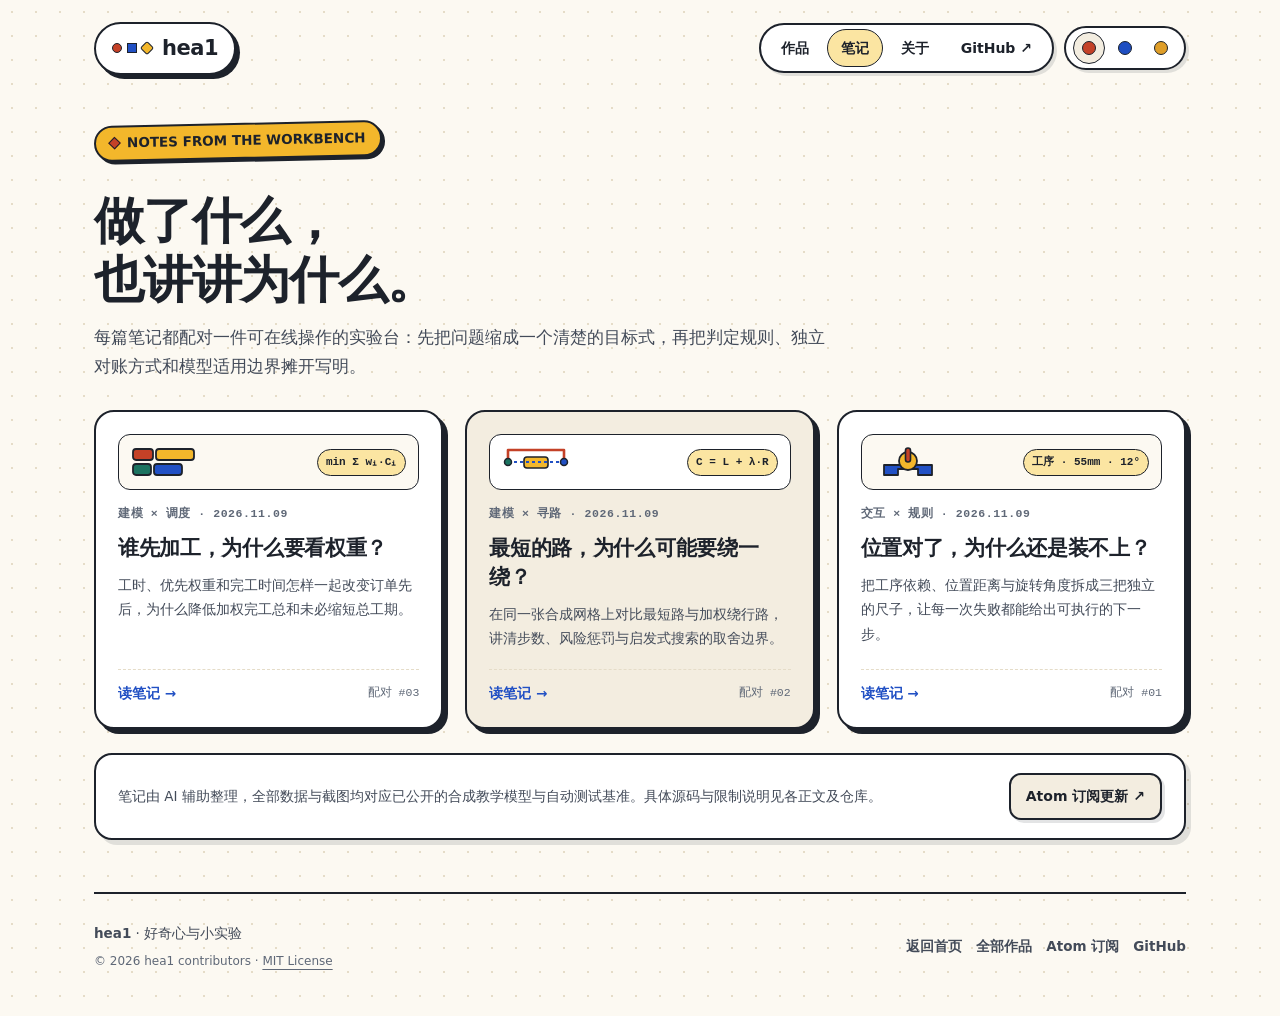
<file: notes/index.html>
<!doctype html>
<html lang="zh-CN">
<head>
  <meta charset="utf-8">
  <meta name="viewport" content="width=device-width, initial-scale=1">
  <title>实验笔记 · hea1</title>
  <meta name="description" content="围绕 hea1.org 的实际可运行作品，记录一个具体问题、一条核心规则与一次可复现的小实验。">
  <meta name="theme-color" content="#fcf9f2">
  <link rel="canonical" href="https://hea1.org/notes/">
  <link rel="icon" href="../favicon.svg" type="image/svg+xml">
  <meta property="og:type" content="website">
  <meta property="og:title" content="实验笔记 · hea1">
  <meta property="og:description" content="围绕实际作品，记录一个问题、一条规则和一次可复现的小实验。">
  <meta property="og:url" content="https://hea1.org/notes/">
  <meta property="og:image" content="https://hea1.org/assets/share.png">
  <meta name="twitter:card" content="summary_large_image">
  <link rel="stylesheet" href="../styles.css">
  <link rel="alternate" type="application/atom+xml" title="hea1 的实验笔记" href="../feed.xml">
</head>
<body data-palette="warm">
  <a class="skip-link" href="#main">跳至主要内容</a>
  <div class="canvas-wrap">
    <header class="play-header">
      <a href="../" class="logo-pill" aria-label="返回 hea1 首页">
        <span class="logo-shapes" aria-hidden="true">
          <span class="shape-dot"></span>
          <span class="shape-sq"></span>
          <span class="shape-tri"></span>
        </span>
        <span>hea1</span>
      </a>
      <div class="header-right">
        <nav class="play-nav" aria-label="主导航">
          <a href="../#projects">作品</a>
          <a href="./" aria-current="page">笔记</a>
          <a href="../#about">关于</a>
          <a href="https://github.com/TH0RGOODMAN" rel="noopener">GitHub ↗</a>
        </nav>
        <div class="mini-palette-bar" role="group" aria-label="页面配色切换" hidden>
          <button type="button" class="mini-swatch-btn" data-theme="warm" aria-pressed="true" aria-label="暖阳配色" title="暖阳配色"><span class="mini-swatch-dot mini-swatch-dot--warm" aria-hidden="true"></span></button>
          <button type="button" class="mini-swatch-btn" data-theme="blueprint" aria-pressed="false" aria-label="蓝图配色" title="蓝图配色"><span class="mini-swatch-dot mini-swatch-dot--blueprint" aria-hidden="true"></span></button>
          <button type="button" class="mini-swatch-btn" data-theme="terracotta" aria-pressed="false" aria-label="陶土配色" title="陶土配色"><span class="mini-swatch-dot mini-swatch-dot--terracotta" aria-hidden="true"></span></button>
        </div>
      </div>
    </header>

    <main id="main">
      <section class="notes-intro">
        <span class="greeting-sticker"><span class="sticker-spark" aria-hidden="true"></span>NOTES FROM THE WORKBENCH</span>
        <h1>做了什么，<br>也讲讲为什么。</h1>
        <p>每篇笔记都配对一件可在线操作的实验台：先把问题缩成一个清楚的目标式，再把判定规则、独立对账方式和模型适用边界摊开写明。</p>
      </section>

      <div class="notes-grid">
          <a class="note-card" href="./scheduling-priorities/">
            <div class="note-motif" aria-hidden="true">
              <svg viewBox="0 0 68 36">
                <rect x="2" y="5" width="20" height="11" rx="3" fill="var(--coral)" stroke="var(--border)" stroke-width="1.8"/>
                <rect x="25" y="5" width="38" height="11" rx="3" fill="var(--sun)" stroke="var(--border)" stroke-width="1.8"/>
                <rect x="2" y="20" width="18" height="11" rx="3" fill="var(--teal)" stroke="var(--border)" stroke-width="1.8"/>
                <rect x="23" y="20" width="28" height="11" rx="3" fill="var(--cobalt)" stroke="var(--border)" stroke-width="1.8"/>
              </svg>
              <span class="note-formula">min Σ wᵢ·Cᵢ</span>
            </div>
            <span class="note-topic">建模 × 调度 · 2026.11.09</span>
            <h3>谁先加工，为什么要看权重？</h3>
            <p>工时、优先权重和完工时间怎样一起改变订单先后，为什么降低加权完工总和未必缩短总工期。</p>
            <div class="note-foot">
              <span class="note-arrow">读笔记 →</span>
              <span class="note-pair">配对 #03</span>
            </div>
          </a>

          <a class="note-card" href="./shortest-and-risk/">
            <div class="note-motif" aria-hidden="true">
              <svg viewBox="0 0 68 36">
                <rect x="22" y="13" width="24" height="11" rx="3" fill="var(--sun)" stroke="var(--border)" stroke-width="1.6"/>
                <path d="M6 18 H62" stroke="var(--cobalt)" stroke-width="2" stroke-dasharray="3 3" fill="none"/>
                <path d="M6 18 V6 H62 V18" stroke="var(--coral)" stroke-width="2.6" stroke-linejoin="round" fill="none"/>
                <circle cx="6" cy="18" r="3.5" fill="var(--teal)" stroke="var(--border)" stroke-width="1.5"/>
                <circle cx="62" cy="18" r="3.5" fill="var(--cobalt)" stroke="var(--border)" stroke-width="1.5"/>
              </svg>
              <span class="note-formula">C = L + λ·R</span>
            </div>
            <span class="note-topic">建模 × 寻路 · 2026.11.09</span>
            <h3>最短的路，为什么可能要绕一绕？</h3>
            <p>在同一张合成网格上对比最短路与加权绕行路，讲清步数、风险惩罚与启发式搜索的取舍边界。</p>
            <div class="note-foot">
              <span class="note-arrow">读笔记 →</span>
              <span class="note-pair">配对 #02</span>
            </div>
          </a>

          <a class="note-card" href="./assembly-rules/">
            <div class="note-motif" aria-hidden="true">
              <svg viewBox="0 0 68 36">
                <path d="M10 21 H58 V31 H44 V25 H24 V31 H10 Z" fill="var(--cobalt)" stroke="var(--border)" stroke-width="1.8" stroke-linejoin="round"/>
                <circle cx="34" cy="17" r="9" fill="var(--sun)" stroke="var(--border)" stroke-width="1.8"/>
                <rect x="31.5" y="4" width="5" height="14" rx="2.5" fill="var(--coral)" stroke="var(--border)" stroke-width="1.6"/>
              </svg>
              <span class="note-formula">工序 · 55mm · 12°</span>
            </div>
            <span class="note-topic">交互 × 规则 · 2026.11.09</span>
            <h3>位置对了，为什么还是装不上？</h3>
            <p>把工序依赖、位置距离与旋转角度拆成三把独立的尺子，让每一次失败都能给出可执行的下一步。</p>
            <div class="note-foot">
              <span class="note-arrow">读笔记 →</span>
              <span class="note-pair">配对 #01</span>
            </div>
          </a>
        </div>

      <div class="notes-guide-strip">
        <p class="notes-provenance">笔记由 AI 辅助整理，全部数据与截图均对应已公开的合成教学模型与自动测试基准。具体源码与限制说明见各正文及仓库。</p>
        <a class="btn-play ghost" href="../feed.xml">Atom 订阅更新 ↗</a>
      </div>
    </main>

    <footer class="play-footer">
      <div>
        <strong>hea1</strong> · 好奇心与小实验
        <div class="license-note">© 2026 hea1 contributors · <a href="../LICENSE">MIT License</a></div>
      </div>
      <div class="play-footer-links">
        <a href="../">返回首页</a>
        <a href="../#projects">全部作品</a>
        <a href="../feed.xml">Atom 订阅</a>
        <a href="https://github.com/TH0RGOODMAN" rel="noopener">GitHub</a>
      </div>
    </footer>
  </div>
  <script src="../site.js" defer></script>
</body>
</html>
</file>
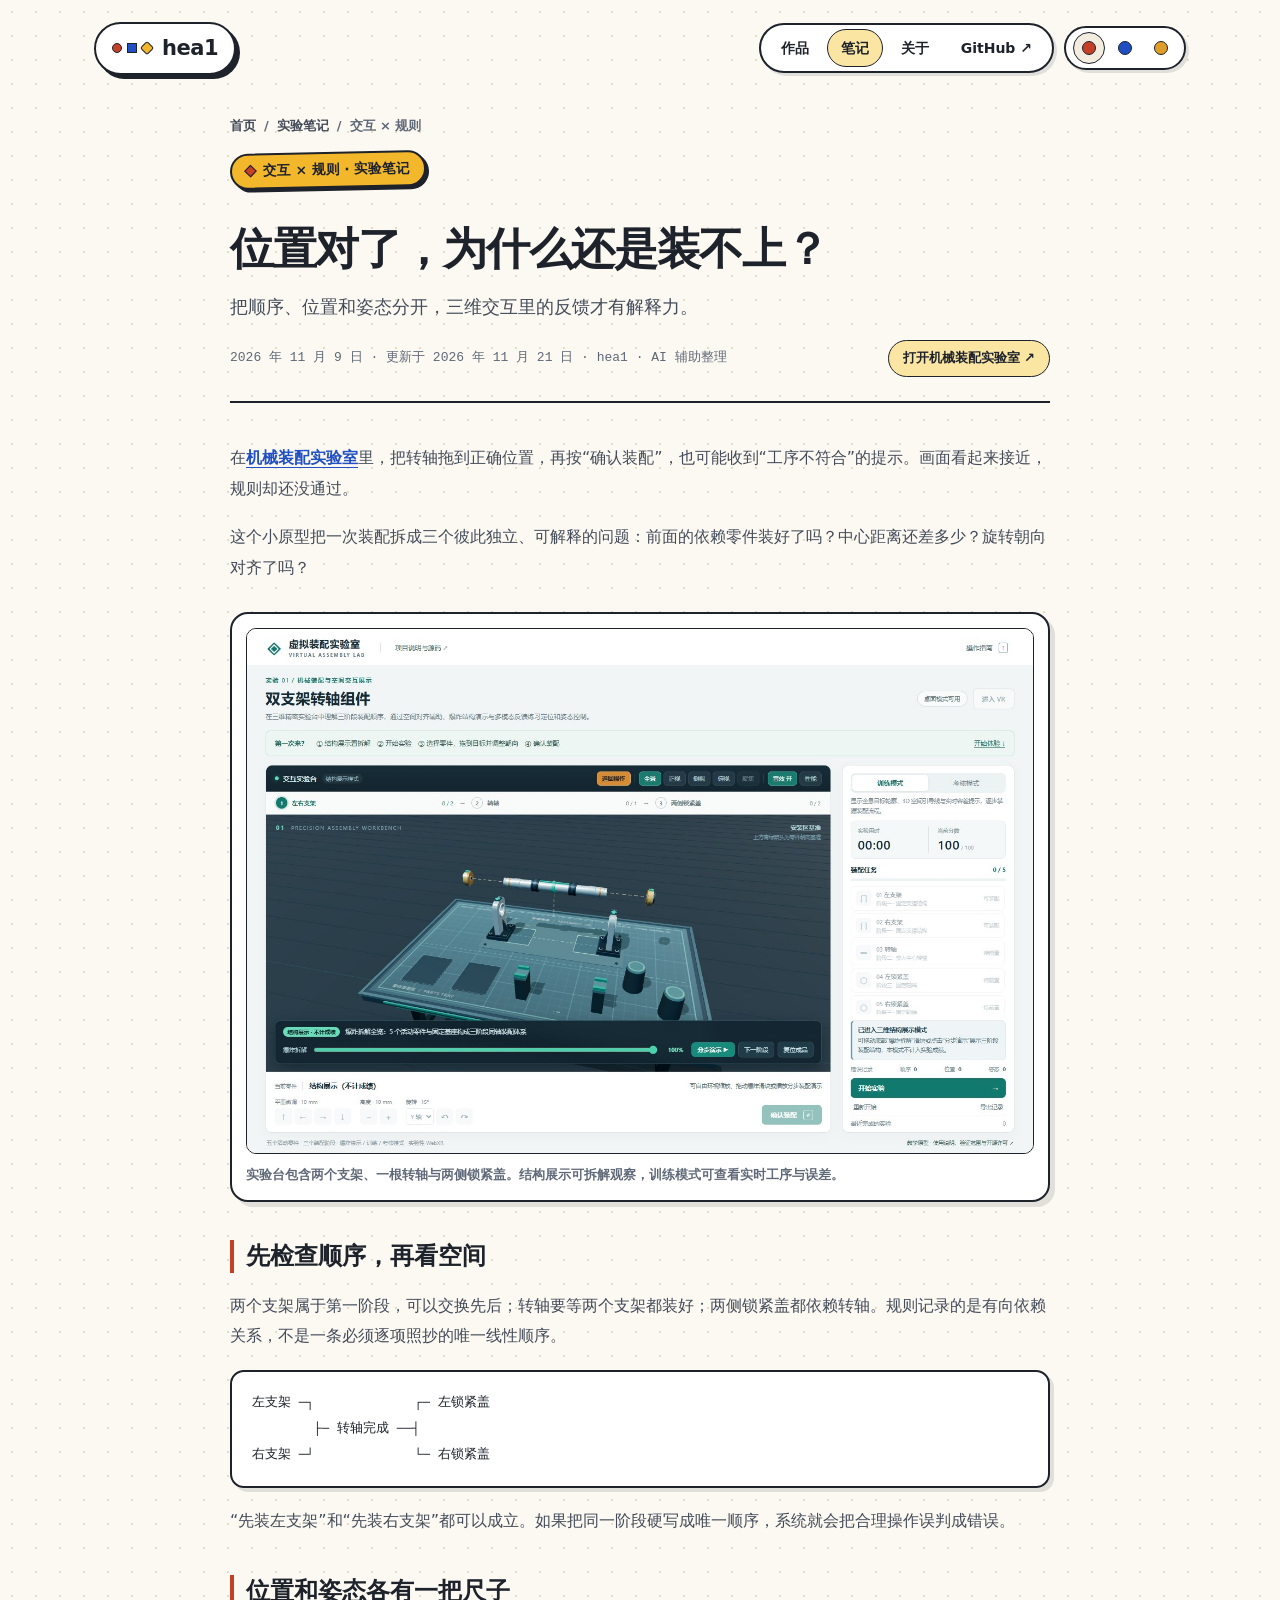
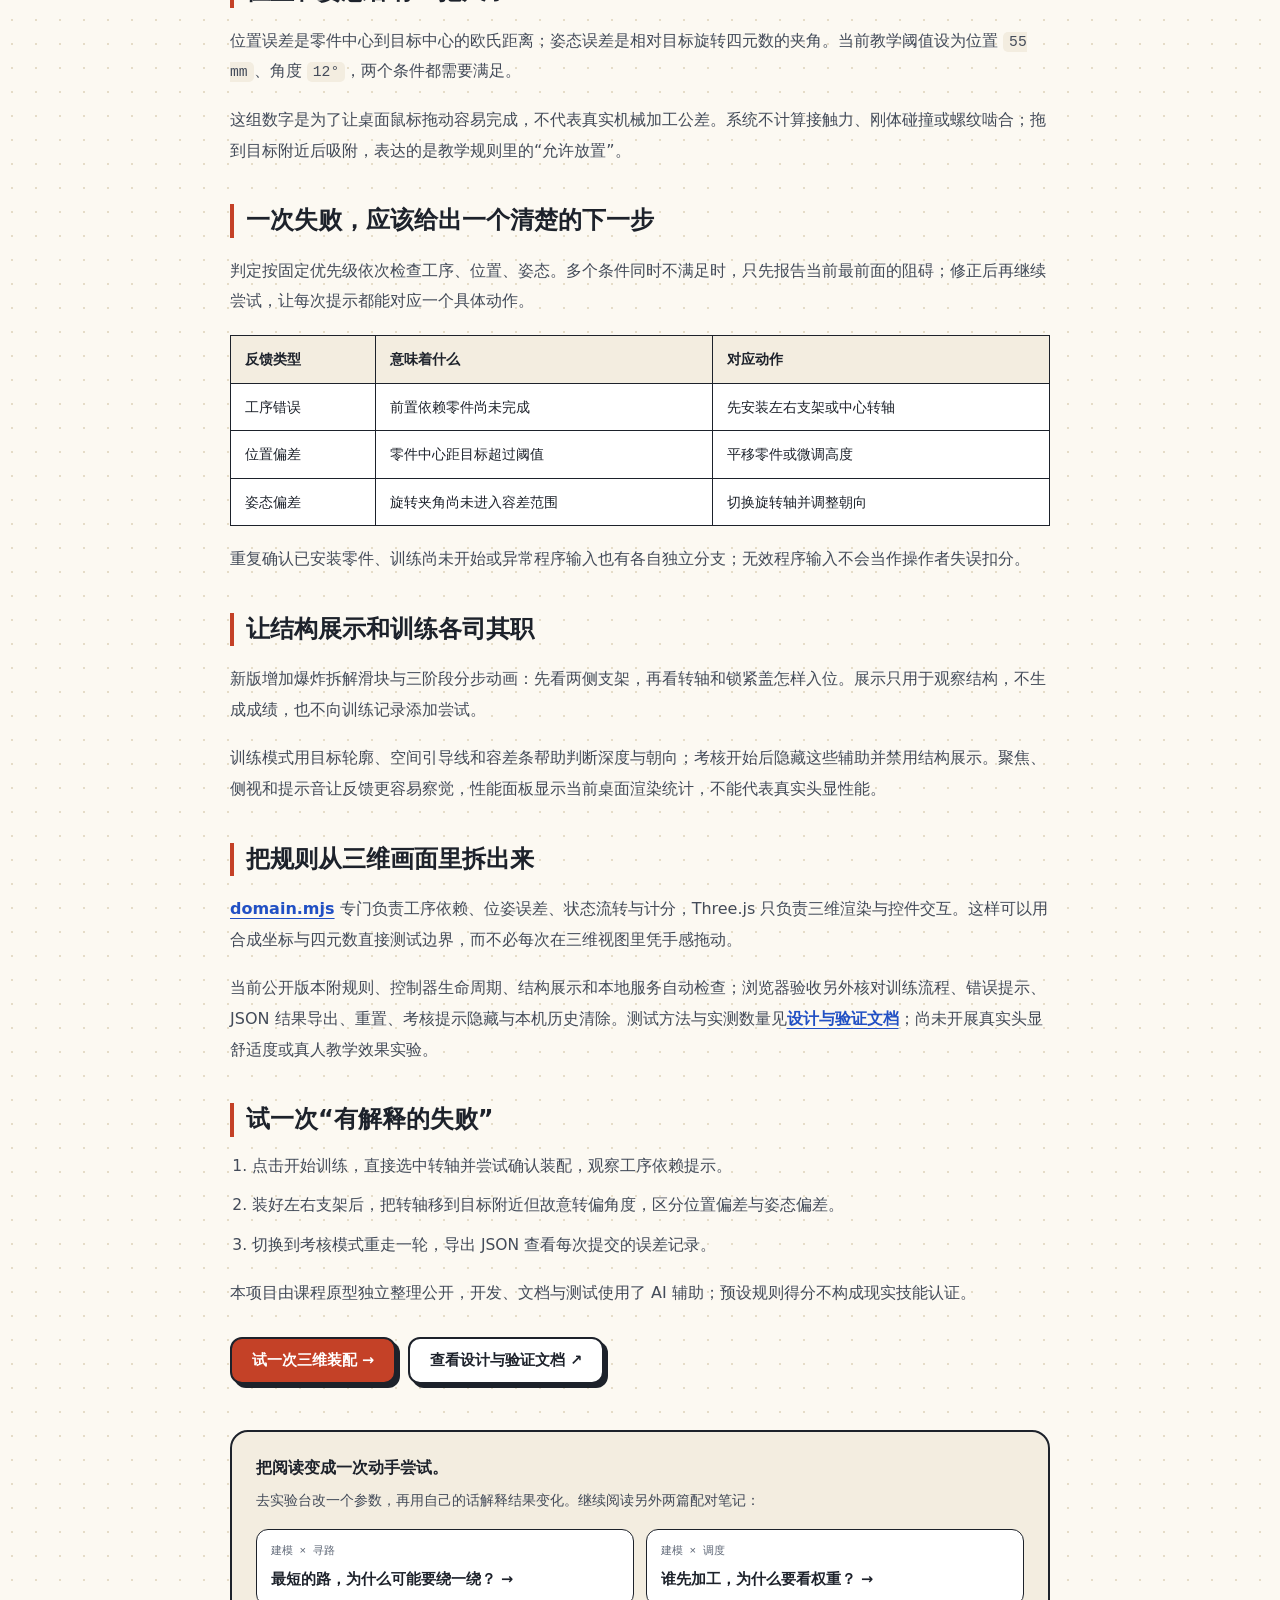
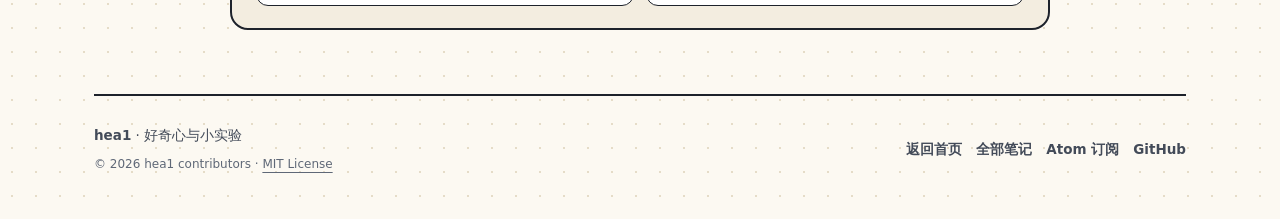
<file: notes/assembly-rules/index.html>
<!doctype html>
<html lang="zh-CN">
<head>
  <meta charset="utf-8">
  <meta name="viewport" content="width=device-width, initial-scale=1">
  <title>位置对了，为什么还是装不上？ · hea1</title>
  <meta name="description" content="把顺序、位置和姿态分开，三维交互里的反馈才有解释力。">
  <meta name="theme-color" content="#fcf9f2">
  <link rel="canonical" href="https://hea1.org/notes/assembly-rules/">
  <link rel="icon" href="../../favicon.svg" type="image/svg+xml">
  <meta property="og:type" content="article">
  <meta property="og:title" content="位置对了，为什么还是装不上？ · hea1">
  <meta property="og:description" content="把顺序、位置和姿态分开，三维交互里的反馈才有解释力。">
  <meta property="og:url" content="https://hea1.org/notes/assembly-rules/">
  <meta property="og:image" content="https://hea1.org/assets/share.png">
  <meta name="twitter:card" content="summary_large_image">
  <link rel="stylesheet" href="../../styles.css">
  <link rel="alternate" type="application/atom+xml" title="hea1 的实验笔记" href="../../feed.xml">
</head>
<body data-palette="warm">
  <a class="skip-link" href="#article">跳至正文</a>
  <div class="canvas-wrap">
    <header class="play-header">
      <a href="../../" class="logo-pill" aria-label="返回 hea1 首页">
        <span class="logo-shapes" aria-hidden="true">
          <span class="shape-dot"></span>
          <span class="shape-sq"></span>
          <span class="shape-tri"></span>
        </span>
        <span>hea1</span>
      </a>
      <div class="header-right">
        <nav class="play-nav" aria-label="主导航">
          <a href="../../#projects">作品</a>
          <a href="../" aria-current="page">笔记</a>
          <a href="../../#about">关于</a>
          <a href="https://github.com/TH0RGOODMAN" rel="noopener">GitHub ↗</a>
        </nav>
        <div class="mini-palette-bar" role="group" aria-label="页面配色切换" hidden>
          <button type="button" class="mini-swatch-btn" data-theme="warm" aria-pressed="true" aria-label="暖阳配色" title="暖阳配色"><span class="mini-swatch-dot mini-swatch-dot--warm" aria-hidden="true"></span></button>
          <button type="button" class="mini-swatch-btn" data-theme="blueprint" aria-pressed="false" aria-label="蓝图配色" title="蓝图配色"><span class="mini-swatch-dot mini-swatch-dot--blueprint" aria-hidden="true"></span></button>
          <button type="button" class="mini-swatch-btn" data-theme="terracotta" aria-pressed="false" aria-label="陶土配色" title="陶土配色"><span class="mini-swatch-dot mini-swatch-dot--terracotta" aria-hidden="true"></span></button>
        </div>
      </div>
    </header>

    <main class="article-shell" id="article">
      <div class="article-heading">
        <nav class="breadcrumb" aria-label="面包屑导航">
          <a href="../../">首页</a>
          <span aria-hidden="true">/</span>
          <a href="../">实验笔记</a>
          <span aria-hidden="true">/</span>
          <span>交互 × 规则</span>
        </nav>
        <span class="greeting-sticker"><span class="sticker-spark" aria-hidden="true"></span>交互 × 规则 · 实验笔记</span>
        <h1>位置对了，为什么还是装不上？</h1>
        <p class="article-lead">把顺序、位置和姿态分开，三维交互里的反馈才有解释力。</p>
        <div class="article-meta-bar">
          <p class="article-meta"><time datetime="2026-11-09">2026 年 11 月 9 日</time> · 更新于 <time datetime="2026-11-21">2026 年 11 月 21 日</time> · hea1 · AI 辅助整理</p>
          <a class="article-lab-pill" href="../../assembly-training-lab/">打开机械装配实验室 ↗</a>
        </div>
      </div>

      <article class="article-body">
        <p>在<a href="../../assembly-training-lab/">机械装配实验室</a>里，把转轴拖到正确位置，再按“确认装配”，也可能收到“工序不符合”的提示。画面看起来接近，规则却还没通过。</p>
        <p>这个小原型把一次装配拆成三个彼此独立、可解释的问题：前面的依赖零件装好了吗？中心距离还差多少？旋转朝向对齐了吗？</p>
        <figure>
          <img src="../../assets/assembly.jpg" width="1440" height="960" loading="lazy" alt="新版五件装配实验台，展示爆炸拆解控制条和三阶段任务面板">
          <figcaption>实验台包含两个支架、一根转轴与两侧锁紧盖。结构展示可拆解观察，训练模式可查看实时工序与误差。</figcaption>
        </figure>
        <h2>先检查顺序，再看空间</h2>
        <p>两个支架属于第一阶段，可以交换先后；转轴要等两个支架都装好；两侧锁紧盖都依赖转轴。规则记录的是有向依赖关系，不是一条必须逐项照抄的唯一线性顺序。</p>
        <pre><code>左支架 ─┐             ┌─ 左锁紧盖
        ├─ 转轴完成 ──┤
右支架 ─┘             └─ 右锁紧盖</code></pre>
        <p>“先装左支架”和“先装右支架”都可以成立。如果把同一阶段硬写成唯一顺序，系统就会把合理操作误判成错误。</p>
        <h2>位置和姿态各有一把尺子</h2>
        <p>位置误差是零件中心到目标中心的欧氏距离；姿态误差是相对目标旋转四元数的夹角。当前教学阈值设为位置 <code>55 mm</code>、角度 <code>12°</code>，两个条件都需要满足。</p>
        <p>这组数字是为了让桌面鼠标拖动容易完成，不代表真实机械加工公差。系统不计算接触力、刚体碰撞或螺纹啮合；拖到目标附近后吸附，表达的是教学规则里的“允许放置”。</p>
        <h2>一次失败，应该给出一个清楚的下一步</h2>
        <p>判定按固定优先级依次检查工序、位置、姿态。多个条件同时不满足时，只先报告当前最前面的阻碍；修正后再继续尝试，让每次提示都能对应一个具体动作。</p>
        <div class="article-table">
          <table>
            <thead><tr><th>反馈类型</th><th>意味着什么</th><th>对应动作</th></tr></thead>
            <tbody>
              <tr><td>工序错误</td><td>前置依赖零件尚未完成</td><td>先安装左右支架或中心转轴</td></tr>
              <tr><td>位置偏差</td><td>零件中心距目标超过阈值</td><td>平移零件或微调高度</td></tr>
              <tr><td>姿态偏差</td><td>旋转夹角尚未进入容差范围</td><td>切换旋转轴并调整朝向</td></tr>
            </tbody>
          </table>
        </div>
        <p>重复确认已安装零件、训练尚未开始或异常程序输入也有各自独立分支；无效程序输入不会当作操作者失误扣分。</p>
        <h2>让结构展示和训练各司其职</h2>
        <p>新版增加爆炸拆解滑块与三阶段分步动画：先看两侧支架，再看转轴和锁紧盖怎样入位。展示只用于观察结构，不生成成绩，也不向训练记录添加尝试。</p>
        <p>训练模式用目标轮廓、空间引导线和容差条帮助判断深度与朝向；考核开始后隐藏这些辅助并禁用结构展示。聚焦、侧视和提示音让反馈更容易察觉，性能面板显示当前桌面渲染统计，不能代表真实头显性能。</p>
        <h2>把规则从三维画面里拆出来</h2>
        <p><a href="https://github.com/TH0RGOODMAN/assembly-training-lab/blob/main/domain.mjs" rel="noopener">domain.mjs</a> 专门负责工序依赖、位姿误差、状态流转与计分，Three.js 只负责三维渲染与控件交互。这样可以用合成坐标与四元数直接测试边界，而不必每次在三维视图里凭手感拖动。</p>
        <p>当前公开版本附规则、控制器生命周期、结构展示和本地服务自动检查；浏览器验收另外核对训练流程、错误提示、JSON 结果导出、重置、考核提示隐藏与本机历史清除。测试方法与实测数量见<a href="https://github.com/TH0RGOODMAN/assembly-training-lab/blob/main/docs/design.md" rel="noopener">设计与验证文档</a>；尚未开展真实头显舒适度或真人教学效果实验。</p>
        <h2>试一次“有解释的失败”</h2>
        <ol>
          <li>点击开始训练，直接选中转轴并尝试确认装配，观察工序依赖提示。</li>
          <li>装好左右支架后，把转轴移到目标附近但故意转偏角度，区分位置偏差与姿态偏差。</li>
          <li>切换到考核模式重走一轮，导出 JSON 查看每次提交的误差记录。</li>
        </ol>
        <p>本项目由课程原型独立整理公开，开发、文档与测试使用了 AI 辅助；预设规则得分不构成现实技能认证。</p>
        <div class="cta-group">
          <a class="btn-play" href="../../assembly-training-lab/">试一次三维装配 →</a>
          <a class="btn-play secondary" href="https://github.com/TH0RGOODMAN/assembly-training-lab/blob/main/docs/design.md" rel="noopener">查看设计与验证文档 ↗</a>
        </div>
      </article>

      <aside class="article-next-nav" aria-label="延伸阅读与实验">
        <strong>把阅读变成一次动手尝试。</strong>
        <p>去实验台改一个参数，再用自己的话解释结果变化。继续阅读另外两篇配对笔记：</p>
        <div class="sibling-notes">
          <a class="sibling-card" href="../shortest-and-risk/"><span>建模 × 寻路</span><strong>最短的路，为什么可能要绕一绕？ →</strong></a><a class="sibling-card" href="../scheduling-priorities/"><span>建模 × 调度</span><strong>谁先加工，为什么要看权重？ →</strong></a>
        </div>
      </aside>
    </main>

    <footer class="play-footer">
      <div>
        <strong>hea1</strong> · 好奇心与小实验
        <div class="license-note">© 2026 hea1 contributors · <a href="../../LICENSE">MIT License</a></div>
      </div>
      <div class="play-footer-links">
        <a href="../../">返回首页</a>
        <a href="../">全部笔记</a>
        <a href="../../feed.xml">Atom 订阅</a>
        <a href="https://github.com/TH0RGOODMAN" rel="noopener">GitHub</a>
      </div>
    </footer>
  </div>
  <script src="../../site.js" defer></script>
</body>
</html>
</file>
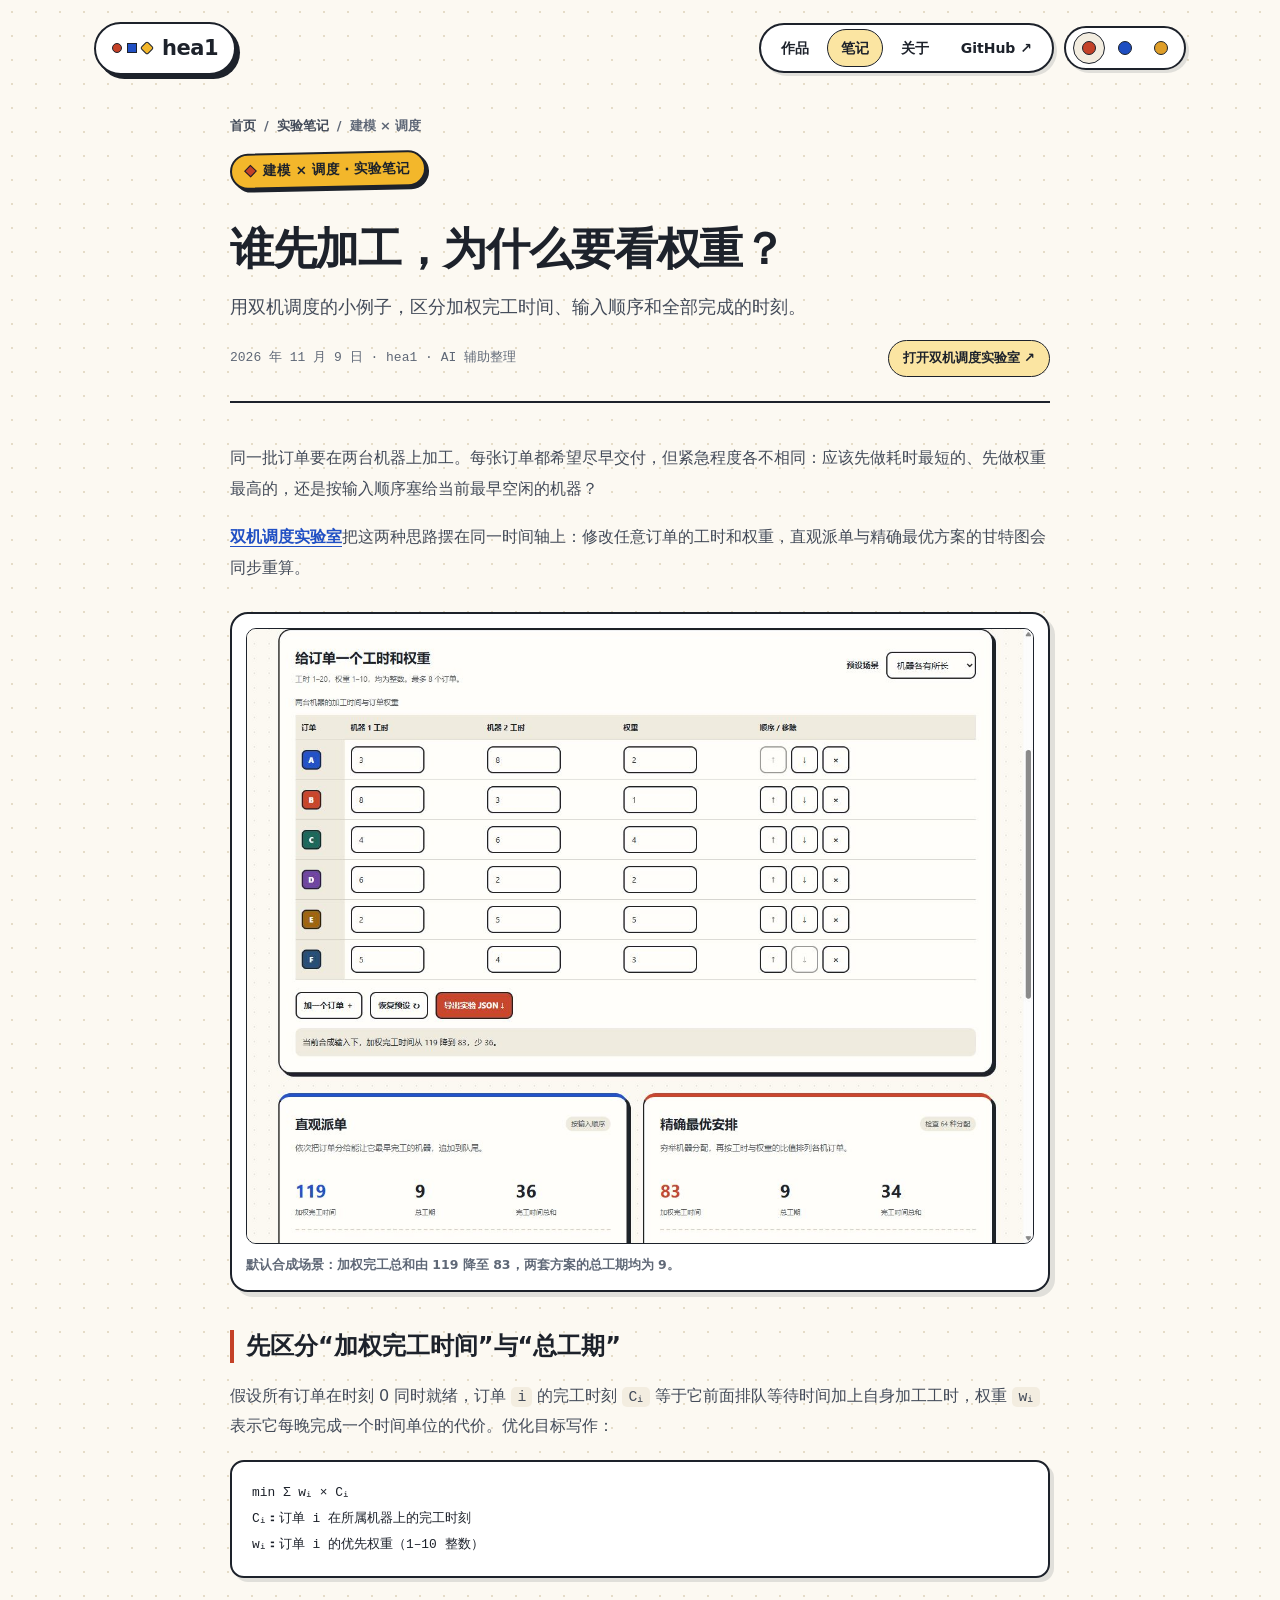
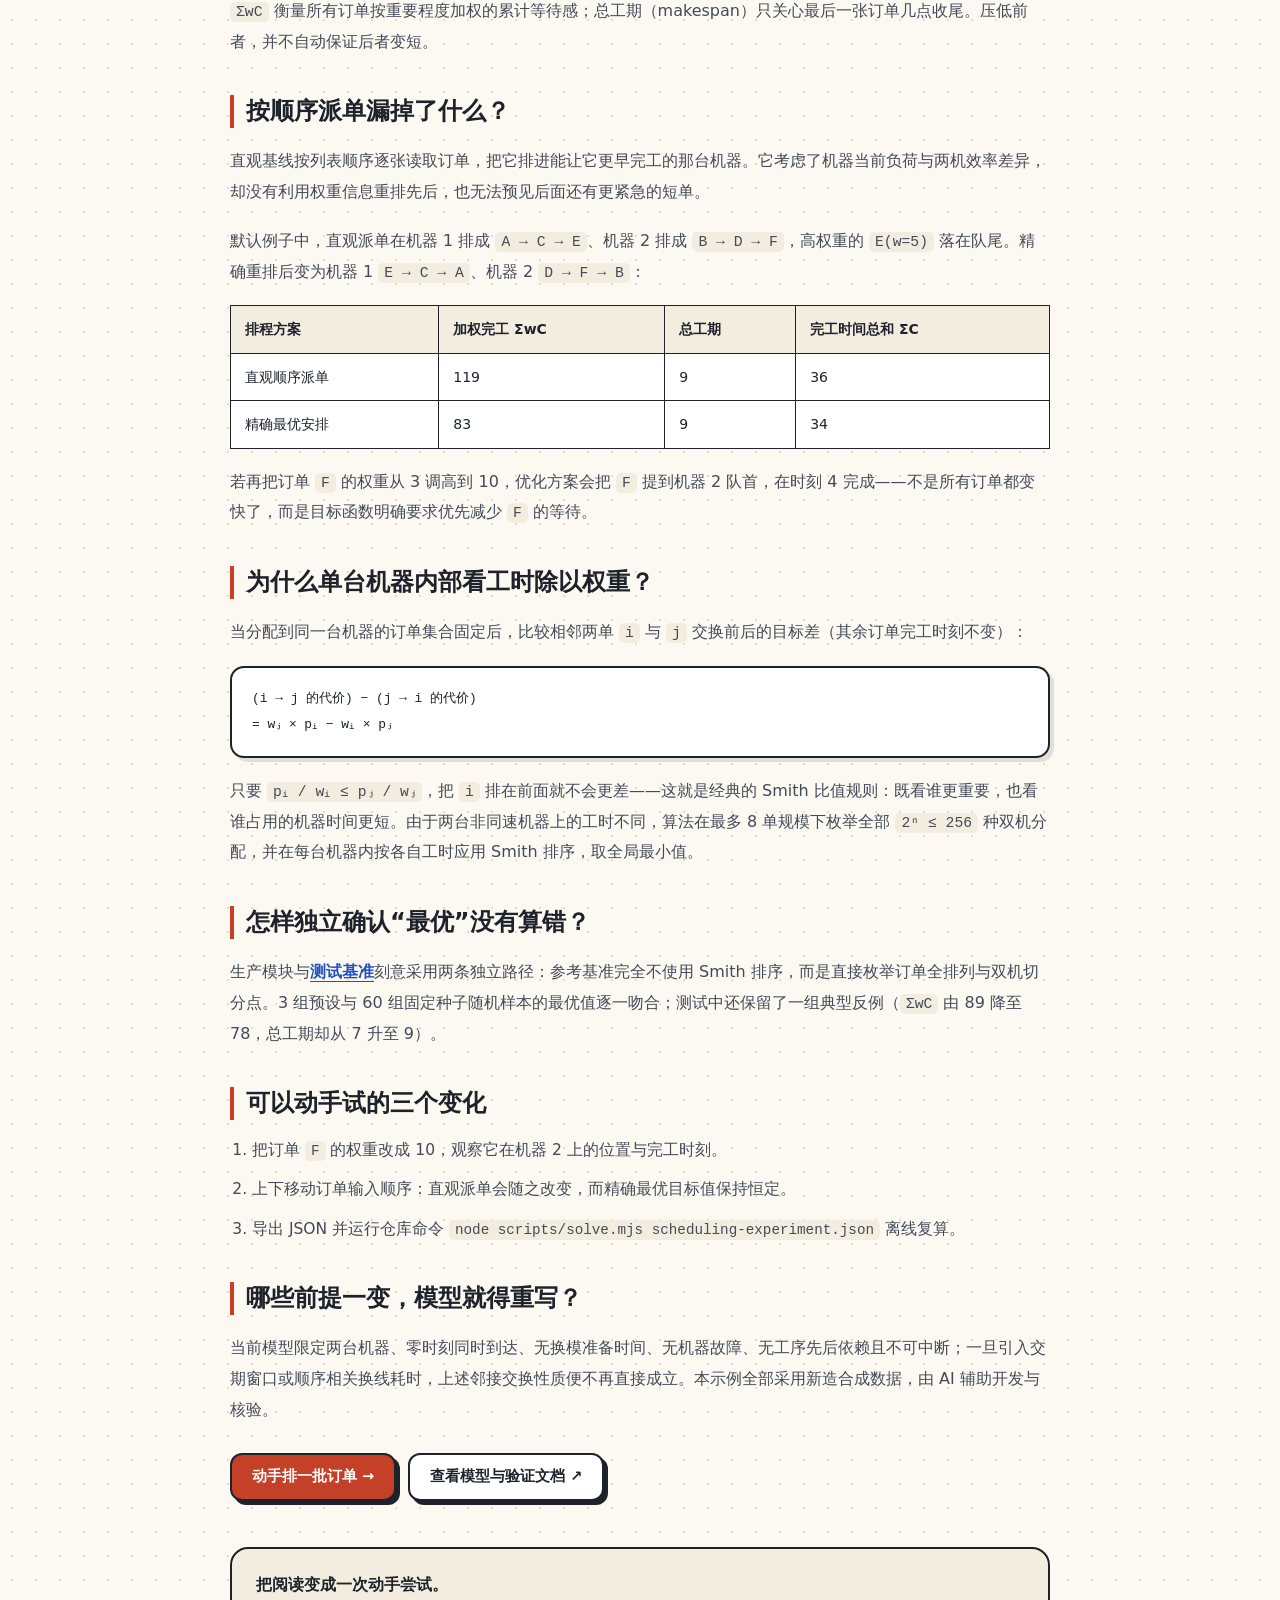
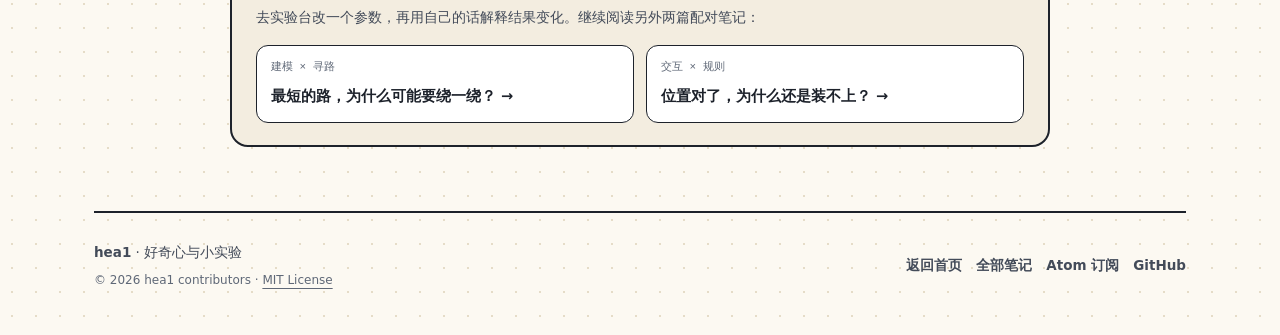
<file: notes/scheduling-priorities/index.html>
<!doctype html>
<html lang="zh-CN">
<head>
  <meta charset="utf-8">
  <meta name="viewport" content="width=device-width, initial-scale=1">
  <title>谁先加工，为什么要看权重？ · hea1</title>
  <meta name="description" content="用双机调度的小例子，区分加权完工时间、输入顺序和全部完成的时刻。">
  <meta name="theme-color" content="#fcf9f2">
  <link rel="canonical" href="https://hea1.org/notes/scheduling-priorities/">
  <link rel="icon" href="../../favicon.svg" type="image/svg+xml">
  <meta property="og:type" content="article">
  <meta property="og:title" content="谁先加工，为什么要看权重？ · hea1">
  <meta property="og:description" content="用双机调度的小例子，区分加权完工时间、输入顺序和全部完成的时刻。">
  <meta property="og:url" content="https://hea1.org/notes/scheduling-priorities/">
  <meta property="og:image" content="https://hea1.org/assets/share.png">
  <meta name="twitter:card" content="summary_large_image">
  <link rel="stylesheet" href="../../styles.css">
  <link rel="alternate" type="application/atom+xml" title="hea1 的实验笔记" href="../../feed.xml">
</head>
<body data-palette="warm">
  <a class="skip-link" href="#article">跳至正文</a>
  <div class="canvas-wrap">
    <header class="play-header">
      <a href="../../" class="logo-pill" aria-label="返回 hea1 首页">
        <span class="logo-shapes" aria-hidden="true">
          <span class="shape-dot"></span>
          <span class="shape-sq"></span>
          <span class="shape-tri"></span>
        </span>
        <span>hea1</span>
      </a>
      <div class="header-right">
        <nav class="play-nav" aria-label="主导航">
          <a href="../../#projects">作品</a>
          <a href="../" aria-current="page">笔记</a>
          <a href="../../#about">关于</a>
          <a href="https://github.com/TH0RGOODMAN" rel="noopener">GitHub ↗</a>
        </nav>
        <div class="mini-palette-bar" role="group" aria-label="页面配色切换" hidden>
          <button type="button" class="mini-swatch-btn" data-theme="warm" aria-pressed="true" aria-label="暖阳配色" title="暖阳配色"><span class="mini-swatch-dot mini-swatch-dot--warm" aria-hidden="true"></span></button>
          <button type="button" class="mini-swatch-btn" data-theme="blueprint" aria-pressed="false" aria-label="蓝图配色" title="蓝图配色"><span class="mini-swatch-dot mini-swatch-dot--blueprint" aria-hidden="true"></span></button>
          <button type="button" class="mini-swatch-btn" data-theme="terracotta" aria-pressed="false" aria-label="陶土配色" title="陶土配色"><span class="mini-swatch-dot mini-swatch-dot--terracotta" aria-hidden="true"></span></button>
        </div>
      </div>
    </header>

    <main class="article-shell" id="article">
      <div class="article-heading">
        <nav class="breadcrumb" aria-label="面包屑导航">
          <a href="../../">首页</a>
          <span aria-hidden="true">/</span>
          <a href="../">实验笔记</a>
          <span aria-hidden="true">/</span>
          <span>建模 × 调度</span>
        </nav>
        <span class="greeting-sticker"><span class="sticker-spark" aria-hidden="true"></span>建模 × 调度 · 实验笔记</span>
        <h1>谁先加工，为什么要看权重？</h1>
        <p class="article-lead">用双机调度的小例子，区分加权完工时间、输入顺序和全部完成的时刻。</p>
        <div class="article-meta-bar">
          <p class="article-meta"><time datetime="2026-11-09">2026 年 11 月 9 日</time> · hea1 · AI 辅助整理</p>
          <a class="article-lab-pill" href="../../engineering-optimization-examples/">打开双机调度实验室 ↗</a>
        </div>
      </div>

      <article class="article-body">
        <p>同一批订单要在两台机器上加工。每张订单都希望尽早交付，但紧急程度各不相同：应该先做耗时最短的、先做权重最高的，还是按输入顺序塞给当前最早空闲的机器？</p>
        <p><a href="../../engineering-optimization-examples/">双机调度实验室</a>把这两种思路摆在同一时间轴上：修改任意订单的工时和权重，直观派单与精确最优方案的甘特图会同步重算。</p>
        <figure>
          <img src="../../assets/scheduling.jpg" width="1280" height="1000" loading="lazy" alt="实际双机调度界面：输入订单工时与权重，下方显示直观派单和精确最优安排的时间表">
          <figcaption>默认合成场景：加权完工总和由 119 降至 83，两套方案的总工期均为 9。</figcaption>
        </figure>
        <h2>先区分“加权完工时间”与“总工期”</h2>
        <p>假设所有订单在时刻 0 同时就绪，订单 <code>i</code> 的完工时刻 <code>Cᵢ</code> 等于它前面排队等待时间加上自身加工工时，权重 <code>wᵢ</code> 表示它每晚完成一个时间单位的代价。优化目标写作：</p>
        <pre><code>min Σ wᵢ × Cᵢ
Cᵢ：订单 i 在所属机器上的完工时刻
wᵢ：订单 i 的优先权重（1–10 整数）</code></pre>
        <p><code>ΣwC</code> 衡量所有订单按重要程度加权的累计等待感；总工期（makespan）只关心最后一张订单几点收尾。压低前者，并不自动保证后者变短。</p>
        <h2>按顺序派单漏掉了什么？</h2>
        <p>直观基线按列表顺序逐张读取订单，把它排进能让它更早完工的那台机器。它考虑了机器当前负荷与两机效率差异，却没有利用权重信息重排先后，也无法预见后面还有更紧急的短单。</p>
        <p>默认例子中，直观派单在机器 1 排成 <code>A → C → E</code>、机器 2 排成 <code>B → D → F</code>，高权重的 <code>E(w=5)</code> 落在队尾。精确重排后变为机器 1 <code>E → C → A</code>、机器 2 <code>D → F → B</code>：</p>
        <div class="article-table">
          <table>
            <thead><tr><th>排程方案</th><th>加权完工 ΣwC</th><th>总工期</th><th>完工时间总和 ΣC</th></tr></thead>
            <tbody>
              <tr><td>直观顺序派单</td><td>119</td><td>9</td><td>36</td></tr>
              <tr><td>精确最优安排</td><td>83</td><td>9</td><td>34</td></tr>
            </tbody>
          </table>
        </div>
        <p>若再把订单 <code>F</code> 的权重从 3 调高到 10，优化方案会把 <code>F</code> 提到机器 2 队首，在时刻 4 完成——不是所有订单都变快了，而是目标函数明确要求优先减少 <code>F</code> 的等待。</p>
        <h2>为什么单台机器内部看工时除以权重？</h2>
        <p>当分配到同一台机器的订单集合固定后，比较相邻两单 <code>i</code> 与 <code>j</code> 交换前后的目标差（其余订单完工时刻不变）：</p>
        <pre><code>(i → j 的代价) − (j → i 的代价)
= wⱼ × pᵢ − wᵢ × pⱼ</code></pre>
        <p>只要 <code>pᵢ / wᵢ ≤ pⱼ / wⱼ</code>，把 <code>i</code> 排在前面就不会更差——这就是经典的 Smith 比值规则：既看谁更重要，也看谁占用的机器时间更短。由于两台非同速机器上的工时不同，算法在最多 8 单规模下枚举全部 <code>2ⁿ ≤ 256</code> 种双机分配，并在每台机器内按各自工时应用 Smith 排序，取全局最小值。</p>
        <h2>怎样独立确认“最优”没有算错？</h2>
        <p>生产模块与<a href="https://github.com/TH0RGOODMAN/engineering-optimization-examples/blob/main/tests/scheduling.test.mjs" rel="noopener">测试基准</a>刻意采用两条独立路径：参考基准完全不使用 Smith 排序，而是直接枚举订单全排列与双机切分点。3 组预设与 60 组固定种子随机样本的最优值逐一吻合；测试中还保留了一组典型反例（<code>ΣwC</code> 由 89 降至 78，总工期却从 7 升至 9）。</p>
        <h2>可以动手试的三个变化</h2>
        <ol>
          <li>把订单 <code>F</code> 的权重改成 10，观察它在机器 2 上的位置与完工时刻。</li>
          <li>上下移动订单输入顺序：直观派单会随之改变，而精确最优目标值保持恒定。</li>
          <li>导出 JSON 并运行仓库命令 <code>node scripts/solve.mjs scheduling-experiment.json</code> 离线复算。</li>
        </ol>
        <h2>哪些前提一变，模型就得重写？</h2>
        <p>当前模型限定两台机器、零时刻同时到达、无换模准备时间、无机器故障、无工序先后依赖且不可中断；一旦引入交期窗口或顺序相关换线耗时，上述邻接交换性质便不再直接成立。本示例全部采用新造合成数据，由 AI 辅助开发与核验。</p>
        <div class="cta-group">
          <a class="btn-play" href="../../engineering-optimization-examples/">动手排一批订单 →</a>
          <a class="btn-play secondary" href="https://github.com/TH0RGOODMAN/engineering-optimization-examples/blob/main/docs/model.md" rel="noopener">查看模型与验证文档 ↗</a>
        </div>
      </article>

      <aside class="article-next-nav" aria-label="延伸阅读与实验">
        <strong>把阅读变成一次动手尝试。</strong>
        <p>去实验台改一个参数，再用自己的话解释结果变化。继续阅读另外两篇配对笔记：</p>
        <div class="sibling-notes">
          <a class="sibling-card" href="../shortest-and-risk/"><span>建模 × 寻路</span><strong>最短的路，为什么可能要绕一绕？ →</strong></a><a class="sibling-card" href="../assembly-rules/"><span>交互 × 规则</span><strong>位置对了，为什么还是装不上？ →</strong></a>
        </div>
      </aside>
    </main>

    <footer class="play-footer">
      <div>
        <strong>hea1</strong> · 好奇心与小实验
        <div class="license-note">© 2026 hea1 contributors · <a href="../../LICENSE">MIT License</a></div>
      </div>
      <div class="play-footer-links">
        <a href="../../">返回首页</a>
        <a href="../">全部笔记</a>
        <a href="../../feed.xml">Atom 订阅</a>
        <a href="https://github.com/TH0RGOODMAN" rel="noopener">GitHub</a>
      </div>
    </footer>
  </div>
  <script src="../../site.js" defer></script>
</body>
</html>
</file>
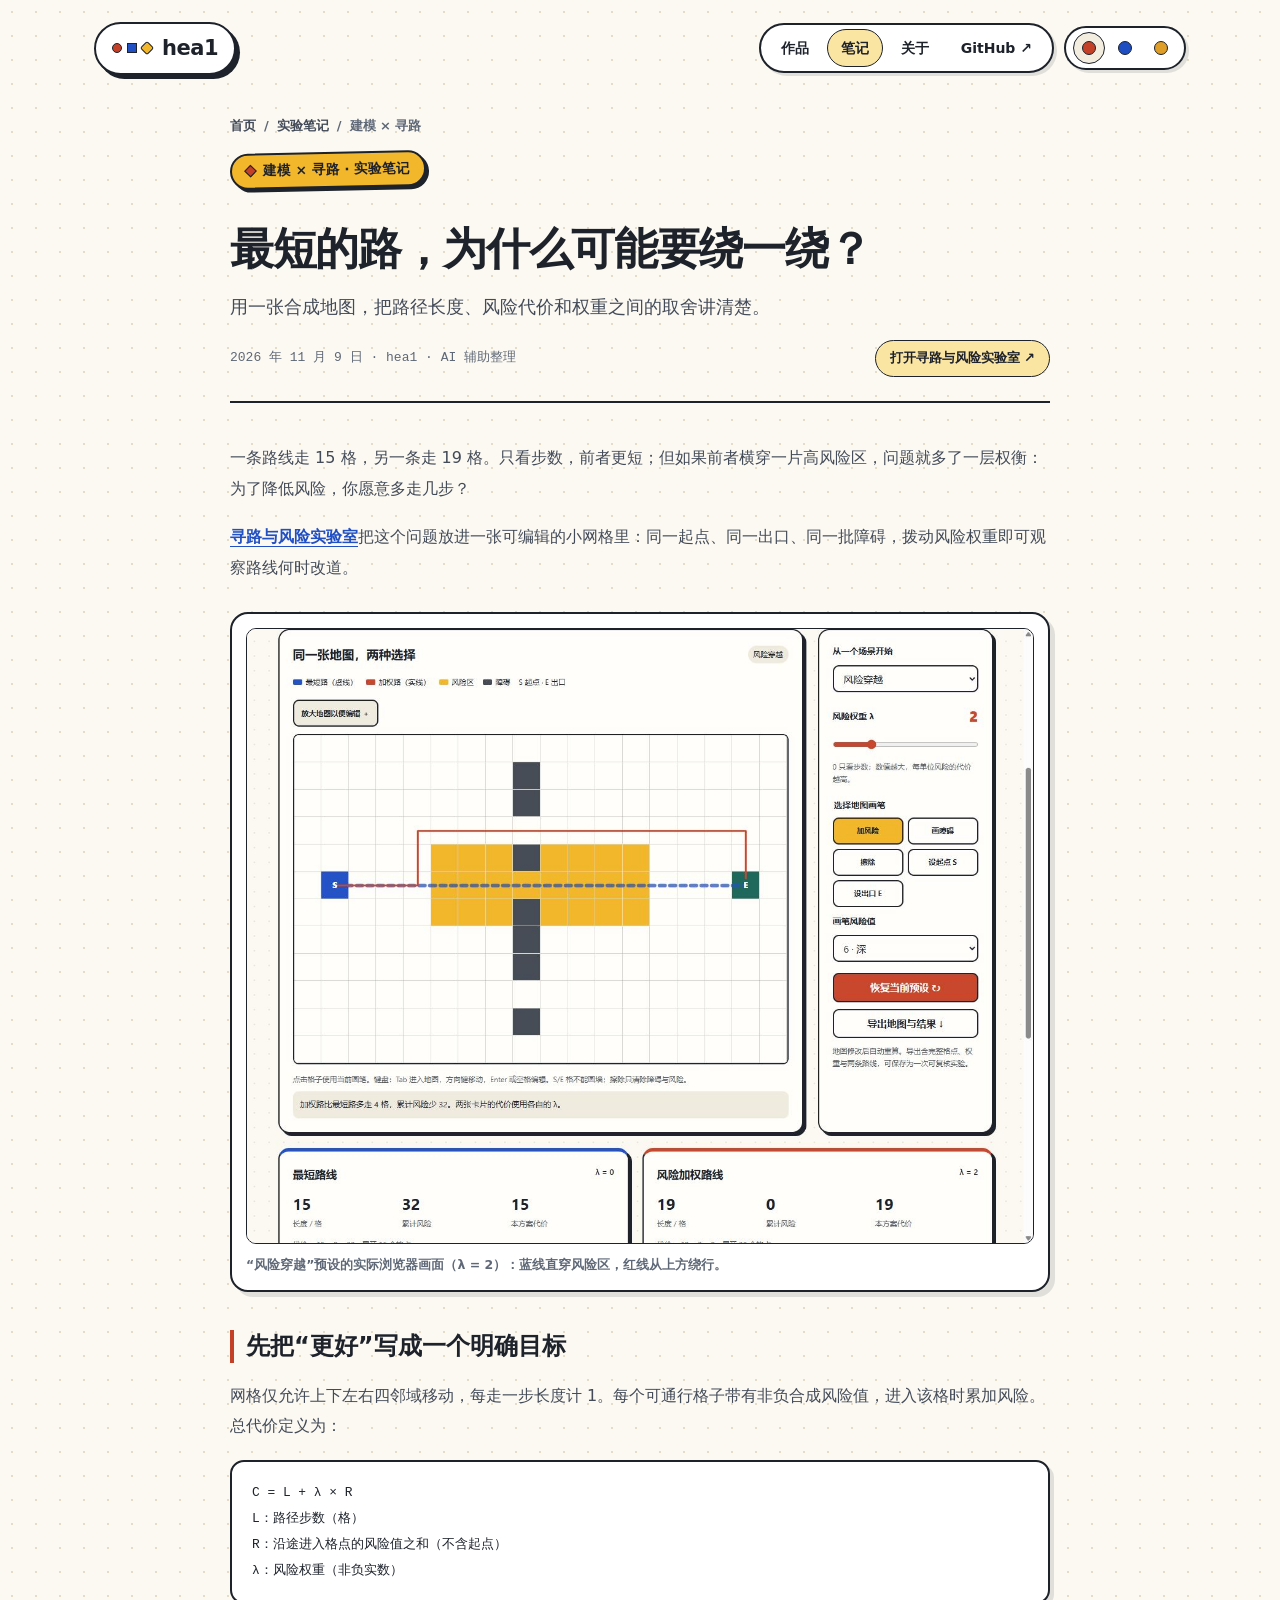
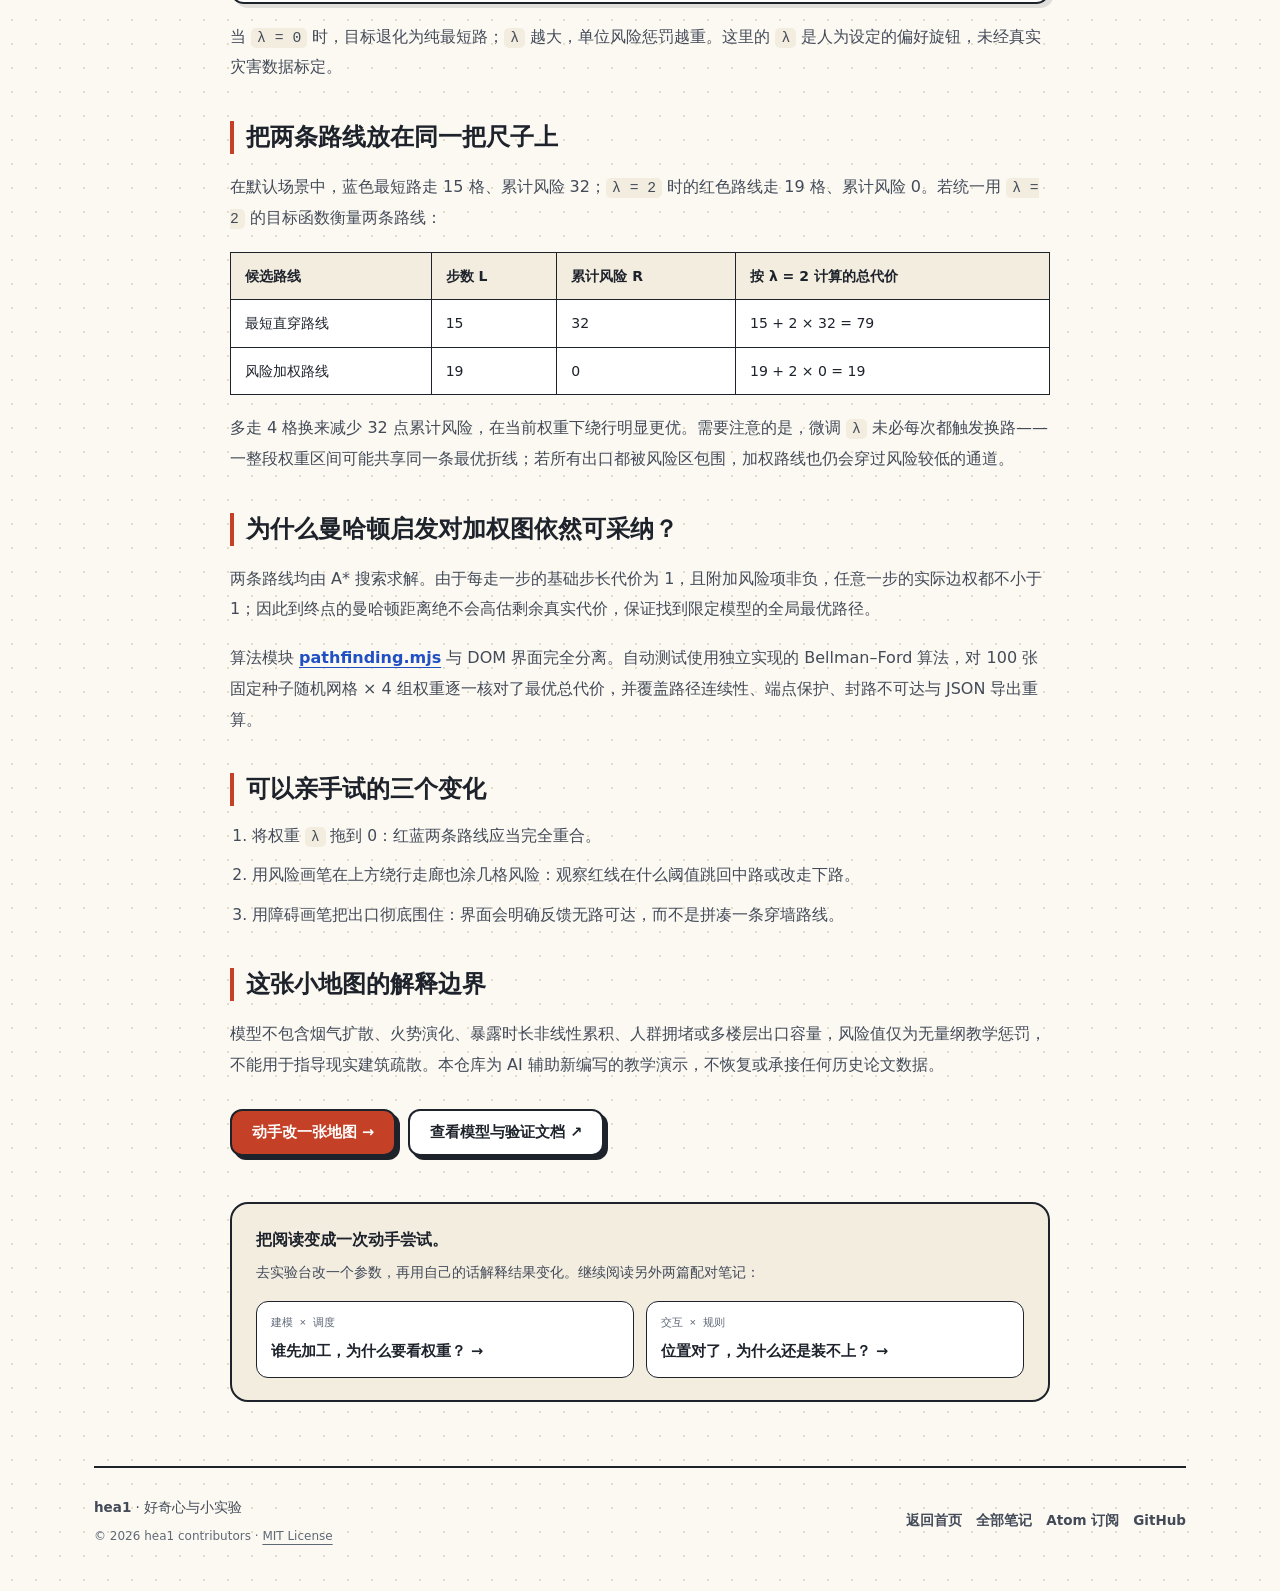
<file: notes/shortest-and-risk/index.html>
<!doctype html>
<html lang="zh-CN">
<head>
  <meta charset="utf-8">
  <meta name="viewport" content="width=device-width, initial-scale=1">
  <title>最短的路，为什么可能要绕一绕？ · hea1</title>
  <meta name="description" content="用一张合成地图，把路径长度、风险代价和权重之间的取舍讲清楚。">
  <meta name="theme-color" content="#fcf9f2">
  <link rel="canonical" href="https://hea1.org/notes/shortest-and-risk/">
  <link rel="icon" href="../../favicon.svg" type="image/svg+xml">
  <meta property="og:type" content="article">
  <meta property="og:title" content="最短的路，为什么可能要绕一绕？ · hea1">
  <meta property="og:description" content="用一张合成地图，把路径长度、风险代价和权重之间的取舍讲清楚。">
  <meta property="og:url" content="https://hea1.org/notes/shortest-and-risk/">
  <meta property="og:image" content="https://hea1.org/assets/share.png">
  <meta name="twitter:card" content="summary_large_image">
  <link rel="stylesheet" href="../../styles.css">
  <link rel="alternate" type="application/atom+xml" title="hea1 的实验笔记" href="../../feed.xml">
</head>
<body data-palette="warm">
  <a class="skip-link" href="#article">跳至正文</a>
  <div class="canvas-wrap">
    <header class="play-header">
      <a href="../../" class="logo-pill" aria-label="返回 hea1 首页">
        <span class="logo-shapes" aria-hidden="true">
          <span class="shape-dot"></span>
          <span class="shape-sq"></span>
          <span class="shape-tri"></span>
        </span>
        <span>hea1</span>
      </a>
      <div class="header-right">
        <nav class="play-nav" aria-label="主导航">
          <a href="../../#projects">作品</a>
          <a href="../" aria-current="page">笔记</a>
          <a href="../../#about">关于</a>
          <a href="https://github.com/TH0RGOODMAN" rel="noopener">GitHub ↗</a>
        </nav>
        <div class="mini-palette-bar" role="group" aria-label="页面配色切换" hidden>
          <button type="button" class="mini-swatch-btn" data-theme="warm" aria-pressed="true" aria-label="暖阳配色" title="暖阳配色"><span class="mini-swatch-dot mini-swatch-dot--warm" aria-hidden="true"></span></button>
          <button type="button" class="mini-swatch-btn" data-theme="blueprint" aria-pressed="false" aria-label="蓝图配色" title="蓝图配色"><span class="mini-swatch-dot mini-swatch-dot--blueprint" aria-hidden="true"></span></button>
          <button type="button" class="mini-swatch-btn" data-theme="terracotta" aria-pressed="false" aria-label="陶土配色" title="陶土配色"><span class="mini-swatch-dot mini-swatch-dot--terracotta" aria-hidden="true"></span></button>
        </div>
      </div>
    </header>

    <main class="article-shell" id="article">
      <div class="article-heading">
        <nav class="breadcrumb" aria-label="面包屑导航">
          <a href="../../">首页</a>
          <span aria-hidden="true">/</span>
          <a href="../">实验笔记</a>
          <span aria-hidden="true">/</span>
          <span>建模 × 寻路</span>
        </nav>
        <span class="greeting-sticker"><span class="sticker-spark" aria-hidden="true"></span>建模 × 寻路 · 实验笔记</span>
        <h1>最短的路，为什么可能要绕一绕？</h1>
        <p class="article-lead">用一张合成地图，把路径长度、风险代价和权重之间的取舍讲清楚。</p>
        <div class="article-meta-bar">
          <p class="article-meta"><time datetime="2026-11-09">2026 年 11 月 9 日</time> · hea1 · AI 辅助整理</p>
          <a class="article-lab-pill" href="../../evacuation-pathfinding-lab/">打开寻路与风险实验室 ↗</a>
        </div>
      </div>

      <article class="article-body">
        <p>一条路线走 15 格，另一条走 19 格。只看步数，前者更短；但如果前者横穿一片高风险区，问题就多了一层权衡：为了降低风险，你愿意多走几步？</p>
        <p><a href="../../evacuation-pathfinding-lab/">寻路与风险实验室</a>把这个问题放进一张可编辑的小网格里：同一起点、同一出口、同一批障碍，拨动风险权重即可观察路线何时改道。</p>
        <figure>
          <img src="../../assets/pathfinding.jpg" width="1280" height="1000" loading="lazy" alt="实际实验台：蓝色虚线穿过黄色风险区，红色实线从上方绕开">
          <figcaption>“风险穿越”预设的实际浏览器画面（λ = 2）：蓝线直穿风险区，红线从上方绕行。</figcaption>
        </figure>
        <h2>先把“更好”写成一个明确目标</h2>
        <p>网格仅允许上下左右四邻域移动，每走一步长度计 1。每个可通行格子带有非负合成风险值，进入该格时累加风险。总代价定义为：</p>
        <pre><code>C = L + λ × R
L：路径步数（格）
R：沿途进入格点的风险值之和（不含起点）
λ：风险权重（非负实数）</code></pre>
        <p>当 <code>λ = 0</code> 时，目标退化为纯最短路；<code>λ</code> 越大，单位风险惩罚越重。这里的 <code>λ</code> 是人为设定的偏好旋钮，未经真实灾害数据标定。</p>
        <h2>把两条路线放在同一把尺子上</h2>
        <p>在默认场景中，蓝色最短路走 15 格、累计风险 32；<code>λ = 2</code> 时的红色路线走 19 格、累计风险 0。若统一用 <code>λ = 2</code> 的目标函数衡量两条路线：</p>
        <div class="article-table">
          <table>
            <thead><tr><th>候选路线</th><th>步数 L</th><th>累计风险 R</th><th>按 λ = 2 计算的总代价</th></tr></thead>
            <tbody>
              <tr><td>最短直穿路线</td><td>15</td><td>32</td><td>15 + 2 × 32 = 79</td></tr>
              <tr><td>风险加权路线</td><td>19</td><td>0</td><td>19 + 2 × 0 = 19</td></tr>
            </tbody>
          </table>
        </div>
        <p>多走 4 格换来减少 32 点累计风险，在当前权重下绕行明显更优。需要注意的是，微调 <code>λ</code> 未必每次都触发换路——一整段权重区间可能共享同一条最优折线；若所有出口都被风险区包围，加权路线也仍会穿过风险较低的通道。</p>
        <h2>为什么曼哈顿启发对加权图依然可采纳？</h2>
        <p>两条路线均由 A* 搜索求解。由于每走一步的基础步长代价为 1，且附加风险项非负，任意一步的实际边权都不小于 1；因此到终点的曼哈顿距离绝不会高估剩余真实代价，保证找到限定模型的全局最优路径。</p>
        <p>算法模块 <a href="https://github.com/TH0RGOODMAN/evacuation-pathfinding-lab/blob/main/pathfinding.mjs" rel="noopener">pathfinding.mjs</a> 与 DOM 界面完全分离。自动测试使用独立实现的 Bellman–Ford 算法，对 100 张固定种子随机网格 × 4 组权重逐一核对了最优总代价，并覆盖路径连续性、端点保护、封路不可达与 JSON 导出重算。</p>
        <h2>可以亲手试的三个变化</h2>
        <ol>
          <li>将权重 <code>λ</code> 拖到 0：红蓝两条路线应当完全重合。</li>
          <li>用风险画笔在上方绕行走廊也涂几格风险：观察红线在什么阈值跳回中路或改走下路。</li>
          <li>用障碍画笔把出口彻底围住：界面会明确反馈无路可达，而不是拼凑一条穿墙路线。</li>
        </ol>
        <h2>这张小地图的解释边界</h2>
        <p>模型不包含烟气扩散、火势演化、暴露时长非线性累积、人群拥堵或多楼层出口容量，风险值仅为无量纲教学惩罚，不能用于指导现实建筑疏散。本仓库为 AI 辅助新编写的教学演示，不恢复或承接任何历史论文数据。</p>
        <div class="cta-group">
          <a class="btn-play" href="../../evacuation-pathfinding-lab/">动手改一张地图 →</a>
          <a class="btn-play secondary" href="https://github.com/TH0RGOODMAN/evacuation-pathfinding-lab/blob/main/docs/model.md" rel="noopener">查看模型与验证文档 ↗</a>
        </div>
      </article>

      <aside class="article-next-nav" aria-label="延伸阅读与实验">
        <strong>把阅读变成一次动手尝试。</strong>
        <p>去实验台改一个参数，再用自己的话解释结果变化。继续阅读另外两篇配对笔记：</p>
        <div class="sibling-notes">
          <a class="sibling-card" href="../scheduling-priorities/"><span>建模 × 调度</span><strong>谁先加工，为什么要看权重？ →</strong></a><a class="sibling-card" href="../assembly-rules/"><span>交互 × 规则</span><strong>位置对了，为什么还是装不上？ →</strong></a>
        </div>
      </aside>
    </main>

    <footer class="play-footer">
      <div>
        <strong>hea1</strong> · 好奇心与小实验
        <div class="license-note">© 2026 hea1 contributors · <a href="../../LICENSE">MIT License</a></div>
      </div>
      <div class="play-footer-links">
        <a href="../../">返回首页</a>
        <a href="../">全部笔记</a>
        <a href="../../feed.xml">Atom 订阅</a>
        <a href="https://github.com/TH0RGOODMAN" rel="noopener">GitHub</a>
      </div>
    </footer>
  </div>
  <script src="../../site.js" defer></script>
</body>
</html>
</file>
<file: styles.css>
/* hea1.org — Bright Creator Pegboard Studio (C-Edition Refined) */
:root {
  color-scheme: light;
  --ivory: #fcf9f2;
  --card: #ffffff;
  --cream-soft: #f3ede0;
  --cream-deep: #e5dcc8;
  --ink: #1d222b;
  --ink-sec: #434b59;
  --ink-muted: #5f6877;
  --coral: #c44127;
  --cobalt: #2150c4;
  --sun: #f3b72b;
  --sun-soft: #fbe5a2;
  --teal: #1b7360;
  --border: #1d222b;
  --shadow-color: rgba(29, 34, 43, 0.12);
  --sans: system-ui, -apple-system, "PingFang SC", "Hiragino Sans GB", "Microsoft YaHei", sans-serif;
  --mono: ui-monospace, "SFMono-Regular", Menlo, Monaco, Consolas, monospace;
}

body[data-palette="blueprint"] {
  --ivory: #f3f7fc;
  --card: #ffffff;
  --cream-soft: #e3ecf7;
  --cream-deep: #cfddee;
  --ink: #182232;
  --ink-sec: #3c4a5e;
  --ink-muted: #57677e;
  --coral: #1e4ec2;
  --cobalt: #0f7363;
  --sun: #f09d38;
  --sun-soft: #fbd9ad;
  --teal: #245d94;
  --border: #182232;
}

body[data-palette="terracotta"] {
  --ivory: #fbf5ee;
  --card: #fffdfa;
  --cream-soft: #efe3d4;
  --cream-deep: #dfd0bc;
  --ink: #231f20;
  --ink-sec: #4b4442;
  --ink-muted: #685f5c;
  --coral: #bc4329;
  --cobalt: #2b4365;
  --sun: #df9e28;
  --sun-soft: #f7dca4;
  --teal: #276c5b;
  --border: #231f20;
}

*, *::before, *::after {
  box-sizing: border-box;
}

[hidden] {
  display: none !important;
}

html {
  scroll-behavior: smooth;
  background: var(--ivory);
  color: var(--ink);
  overflow-x: clip;
}

body {
  margin: 0;
  font-family: var(--sans);
  background-color: var(--ivory);
  background-image: radial-gradient(var(--cream-deep) 1.45px, transparent 1.45px);
  background-size: 24px 24px;
  color: var(--ink);
  line-height: 1.75;
  overflow-x: clip;
  transition: background-color 0.25s ease, color 0.2s ease;
}

a {
  color: inherit;
  text-underline-offset: 4px;
}

img, svg {
  max-width: 100%;
}

section[id], article[id], main[id] {
  scroll-margin-top: 24px;
}

:focus-visible {
  outline: 3px solid var(--cobalt);
  outline-offset: 3px;
}

.skip-link {
  position: absolute;
  top: -120px;
  left: 16px;
  background: var(--ink);
  color: var(--ivory);
  padding: 10px 16px;
  z-index: 200;
  text-decoration: none;
  border-radius: 10px;
  font-weight: 700;
}

.skip-link:focus {
  top: 16px;
}

.canvas-wrap {
  max-width: 1140px;
  margin: 0 auto;
  padding: 0 24px;
  overflow-wrap: break-word;
}

/* Header & Navigation */
.play-header {
  padding: 22px 0 18px;
  display: flex;
  flex-wrap: wrap;
  align-items: center;
  justify-content: space-between;
  gap: 14px;
}

.logo-pill {
  display: inline-flex;
  align-items: center;
  gap: 10px;
  text-decoration: none;
  background: var(--card);
  border: 2px solid var(--border);
  box-shadow: 4px 4px 0 var(--border);
  padding: 6px 16px;
  border-radius: 999px;
  font-weight: 800;
  font-size: 21px;
  letter-spacing: -0.02em;
  transition: transform 0.14s ease, box-shadow 0.14s ease;
}

.logo-pill:hover {
  transform: translate(-1px, -1px);
  box-shadow: 5px 5px 0 var(--border);
}

.logo-shapes {
  display: inline-flex;
  gap: 5px;
  align-items: center;
}

.shape-dot {
  width: 10px;
  height: 10px;
  border-radius: 50%;
  background: var(--coral);
  border: 1.5px solid var(--border);
}

.shape-sq {
  width: 10px;
  height: 10px;
  background: var(--cobalt);
  border: 1.5px solid var(--border);
}

.shape-tri {
  width: 10px;
  height: 10px;
  background: var(--sun);
  border: 1.5px solid var(--border);
  border-radius: 2px;
  transform: rotate(45deg);
}

.header-right {
  display: flex;
  flex-wrap: wrap;
  align-items: center;
  gap: 10px;
}

.play-nav {
  display: flex;
  flex-wrap: wrap;
  gap: 4px;
  align-items: center;
  background: var(--card);
  border: 2px solid var(--border);
  border-radius: 999px;
  padding: 4px 6px;
  box-shadow: 3px 3px 0 var(--shadow-color);
}

.play-nav a {
  display: inline-flex;
  align-items: center;
  min-height: 38px;
  padding: 4px 13px;
  text-decoration: none;
  font-weight: 700;
  font-size: 14px;
  border-radius: 999px;
  border: 1.5px solid transparent;
  transition: background-color 0.15s ease, border-color 0.15s ease;
}

.play-nav a:hover,
.play-nav a[aria-current="page"] {
  background: var(--sun-soft);
  border-color: var(--border);
}

.mini-palette-bar {
  display: inline-flex;
  align-items: center;
  gap: 4px;
  background: var(--card);
  border: 2px solid var(--border);
  border-radius: 999px;
  padding: 4px 7px;
  box-shadow: 3px 3px 0 var(--shadow-color);
}

.mini-swatch-btn {
  width: 32px;
  height: 32px;
  padding: 0;
  border-radius: 50%;
  border: 1.5px solid transparent;
  background: transparent;
  cursor: pointer;
  display: inline-flex;
  align-items: center;
  justify-content: center;
}

.mini-swatch-btn[aria-pressed="true"],
.mini-swatch-btn:hover {
  background: var(--cream-soft);
  border-color: var(--border);
}

.mini-swatch-dot {
  width: 14px;
  height: 14px;
  border-radius: 50%;
  border: 1.5px solid var(--border);
}

.mini-swatch-dot--warm { background: #c44127; }
.mini-swatch-dot--blueprint { background: #1e4ec2; }
.mini-swatch-dot--terracotta { background: #df9e28; }

/* Hero Section — Asymmetric Creator Studio */
.hero-studio {
  display: grid;
  grid-template-columns: 5.7fr 6.3fr;
  gap: 36px;
  padding: 24px 0 56px;
  align-items: center;
}

.hero-studio > *,
.project-showcase > *,
.story-grid > *,
.notes-grid > *,
.workbench-strip > * {
  min-width: 0;
}

.greeting-sticker {
  display: inline-flex;
  align-items: center;
  gap: 8px;
  background: var(--sun);
  color: var(--ink);
  border: 2px solid var(--border);
  box-shadow: 3px 3px 0 var(--border);
  padding: 4px 14px;
  border-radius: 999px;
  font-weight: 800;
  font-size: 13.5px;
  margin-bottom: 18px;
  transform: rotate(-1.2deg);
}

.sticker-spark {
  width: 9px;
  height: 9px;
  background: var(--coral);
  border: 1.5px solid var(--border);
  transform: rotate(45deg);
  display: inline-block;
  flex-shrink: 0;
}

.hero-pitch h1 {
  font-size: clamp(34px, 4.8vw, 55px);
  line-height: 1.17;
  letter-spacing: -0.025em;
  margin: 0 0 20px;
  font-weight: 850;
}

.hero-pitch h1 .underline-wave {
  display: inline-block;
  background: linear-gradient(transparent 60%, var(--sun-soft) 60%);
  border-bottom: 3px solid var(--coral);
  padding: 0 4px 1px;
}

.hero-pitch .hero-lead {
  font-size: 17px;
  color: var(--ink-sec);
  margin: 0 0 22px;
  max-width: 33em;
  line-height: 1.82;
}

.hero-pitch .hero-lead strong {
  color: var(--ink);
}

.pillar-tags {
  display: flex;
  flex-wrap: wrap;
  gap: 9px;
  margin-bottom: 26px;
}

.pillar-tag {
  display: inline-flex;
  align-items: center;
  gap: 7px;
  padding: 6px 12px;
  background: var(--card);
  border: 2px solid var(--border);
  border-radius: 10px;
  font-weight: 750;
  font-size: 13.5px;
  box-shadow: 3px 3px 0 var(--shadow-color);
}

.pillar-tag small {
  font-family: var(--mono);
  font-weight: 650;
  font-size: 11.5px;
  color: var(--ink-muted);
}

.pillar-swatch {
  width: 11px;
  height: 11px;
  border-radius: 3px;
  border: 1.5px solid var(--border);
  flex-shrink: 0;
}

.cta-group {
  display: flex;
  flex-wrap: wrap;
  gap: 12px;
  align-items: center;
}

.btn-play {
  display: inline-flex;
  align-items: center;
  justify-content: center;
  gap: 6px;
  min-height: 45px;
  padding: 9px 20px;
  font-weight: 750;
  font-size: 14.5px;
  text-decoration: none;
  border-radius: 12px;
  border: 2px solid var(--border);
  background: var(--coral);
  color: #ffffff;
  box-shadow: 4px 4px 0 var(--border);
  transition: transform 0.14s ease, box-shadow 0.14s ease, background-color 0.15s ease;
  cursor: pointer;
}

.btn-play:hover {
  transform: translate(-2px, -2px);
  box-shadow: 6px 6px 0 var(--border);
}

.btn-play:active {
  transform: translate(1px, 1px);
  box-shadow: 2px 2px 0 var(--border);
}

.btn-play.secondary {
  background: var(--card);
  color: var(--ink);
}

.btn-play.secondary:hover {
  background: var(--sun-soft);
}

.btn-play.ghost {
  background: var(--cream-soft);
  color: var(--ink);
  box-shadow: 3px 3px 0 var(--shadow-color);
  padding: 9px 15px;
  font-size: 14px;
}

.btn-play.ghost:hover {
  background: var(--card);
  box-shadow: 4px 4px 0 var(--border);
}

/* Interactive 3-Scene Pegboard Toyboard */
.toyboard {
  background: var(--card);
  border: 2px solid var(--border);
  border-radius: 22px;
  box-shadow: 7px 7px 0 var(--border);
  padding: 18px 20px;
}

.toyboard-header {
  display: flex;
  flex-wrap: wrap;
  justify-content: space-between;
  align-items: center;
  gap: 8px;
  padding-bottom: 11px;
  border-bottom: 2px dashed var(--cream-deep);
  margin-bottom: 11px;
}

.toyboard-title {
  font-family: var(--mono);
  font-size: 11.5px;
  font-weight: 800;
  color: var(--ink-muted);
  letter-spacing: 0.03em;
}

.toyboard-status {
  font-family: var(--mono);
  font-size: 11.5px;
  font-weight: 750;
  background: var(--cream-soft);
  border: 1.5px solid var(--border);
  padding: 2px 10px;
  border-radius: 999px;
  color: var(--ink);
}

.toyboard-tabs {
  display: flex;
  flex-wrap: wrap;
  gap: 6px;
  margin-bottom: 11px;
}

.scene-tab {
  min-height: 36px;
  padding: 5px 12px;
  font-family: var(--sans);
  font-size: 12.5px;
  font-weight: 750;
  border-radius: 999px;
  border: 1.5px solid var(--border);
  background: var(--ivory);
  color: var(--ink-sec);
  cursor: pointer;
  transition: background-color 0.15s ease;
}

.scene-tab[aria-pressed="true"] {
  background: var(--ink);
  color: var(--ivory);
}

.scene-tab:hover:not([aria-pressed="true"]) {
  background: var(--sun-soft);
  color: var(--ink);
}

.toyboard-stage {
  position: relative;
  background: var(--cream-soft);
  border: 2px solid var(--border);
  border-radius: 16px;
  padding: 10px;
  overflow: hidden;
}

.toyboard-stage svg {
  width: 100%;
  height: auto;
  display: block;
}

.toyboard-stage .base-fill { fill: var(--cobalt); }
.toyboard-stage .wheel-fill { fill: var(--sun); }
.toyboard-stage .pin-fill { fill: var(--coral); }
.toyboard-stage .paper-fill { fill: var(--ivory); }
.toyboard-stage .card-fill { fill: var(--card); }
.toyboard-stage .teal-fill { fill: var(--teal); }
.toyboard-stage .soft-fill { fill: var(--sun-soft); }
.toyboard-stage .outline { stroke: var(--border); }
.toyboard-stage .svg-label {
  font-family: var(--mono);
  font-size: 11px;
  font-weight: 800;
  fill: var(--ink);
}
.toyboard-stage .svg-label-muted {
  font-family: var(--mono);
  font-size: 10px;
  font-weight: 700;
  fill: var(--ink-sec);
}
.toyboard-stage .svg-label-light {
  font-family: var(--mono);
  font-size: 11px;
  font-weight: 800;
  fill: #ffffff;
}

/* Scene 1: Assembly Blocks */
.geo-piece {
  transition: transform 0.48s cubic-bezier(0.34, 1.52, 0.64, 1);
  transform-box: view-box;
  transform-origin: 210px 135px;
  cursor: pointer;
}

.toyboard[data-pose="exploded"] #piece-arch {
  transform: translate(-30px, 18px) rotate(-9deg);
}
.toyboard[data-pose="exploded"] #piece-rotor {
  transform: translate(2px, -24px) rotate(36deg);
}
.toyboard[data-pose="exploded"] #piece-pin {
  transform: translate(36px, -16px) rotate(14deg);
}

.toyboard[data-pose="stacked"] #piece-arch {
  transform: translate(14px, 6px) rotate(4deg);
}
.toyboard[data-pose="stacked"] #piece-rotor {
  transform: translate(-20px, -8px) rotate(-22deg);
}
.toyboard[data-pose="stacked"] #piece-pin {
  transform: translate(8px, 22px) rotate(-9deg);
}

/* Scene 2: Route Detour */
#scene-route, #scene-schedule {
  cursor: pointer;
}

.route-line {
  transition: opacity 0.3s ease;
}

.toyboard[data-route="detour"] .route-direct {
  opacity: 0.3;
}
.toyboard[data-route="detour"] .route-safe {
  opacity: 1;
}
.toyboard[data-route="shortest"] .route-direct {
  opacity: 1;
}
.toyboard[data-route="shortest"] .route-safe {
  opacity: 0.24;
}

/* Scene 3: Gantt Blocks */
.gantt-block {
  transition: transform 0.45s cubic-bezier(0.34, 1.38, 0.64, 1);
}

.toyboard-controls {
  margin-top: 12px;
  display: flex;
  flex-wrap: wrap;
  justify-content: space-between;
  align-items: center;
  gap: 8px;
}

.control-group {
  display: flex;
  flex-wrap: wrap;
  gap: 6px;
  align-items: center;
}

.toy-btn {
  min-height: 40px;
  padding: 6px 11px;
  font-family: var(--sans);
  font-size: 12.5px;
  font-weight: 750;
  border-radius: 10px;
  border: 2px solid var(--border);
  background: var(--ivory);
  color: var(--ink);
  cursor: pointer;
  display: inline-flex;
  align-items: center;
  gap: 6px;
  text-decoration: none;
  transition: background-color 0.14s ease, transform 0.1s ease;
}

.toy-btn[aria-pressed="true"],
.toy-btn:hover {
  background: var(--sun);
}

.toy-btn:active {
  transform: translateY(1px);
}

.toy-btn--action {
  background: var(--sun-soft);
}

.swatch-chip {
  width: 10px;
  height: 10px;
  border-radius: 50%;
  border: 1.5px solid var(--border);
  display: inline-block;
  flex-shrink: 0;
}

.toyboard-foot {
  margin-top: 10px;
  padding-top: 9px;
  border-top: 1.5px dashed var(--cream-deep);
  display: flex;
  flex-wrap: wrap;
  justify-content: space-between;
  align-items: center;
  gap: 8px;
  font-size: 12px;
  color: var(--ink-muted);
}

.toyboard-jump {
  font-weight: 800;
  color: var(--cobalt);
  text-decoration: none;
}

.toyboard-jump:hover {
  text-decoration: underline;
}

/* Section Headings */
.section-heading {
  display: flex;
  justify-content: space-between;
  align-items: flex-end;
  flex-wrap: wrap;
  gap: 16px;
  margin: 8px 0 22px;
}

.section-heading h2 {
  font-size: clamp(25px, 3.2vw, 35px);
  line-height: 1.26;
  margin: 6px 0 0;
  letter-spacing: -0.02em;
}

.section-heading p {
  font-size: 14.5px;
  color: var(--ink-sec);
  margin: 0;
  max-width: 34em;
}

.section-eyebrow,
.note-topic {
  font-family: var(--mono);
  font-size: 11.5px;
  letter-spacing: 0.05em;
  color: var(--ink-muted);
  font-weight: 800;
  text-transform: uppercase;
}

.text-link {
  font-weight: 750;
  font-size: 14.5px;
  min-height: 42px;
  display: inline-flex;
  align-items: center;
  color: var(--cobalt);
}

/* Workbench Compact Quick-Jump Index */
.workbench-index {
  display: flex;
  flex-wrap: wrap;
  align-items: center;
  gap: 10px 18px;
  background: var(--card);
  border: 2px solid var(--border);
  border-radius: 16px;
  padding: 12px 16px;
  margin-bottom: 30px;
  box-shadow: 4px 4px 0 var(--shadow-color);
}

.index-cluster {
  display: flex;
  flex-wrap: wrap;
  align-items: center;
  gap: 8px;
  min-width: 0;
}

.index-label {
  font-family: var(--mono);
  font-size: 11px;
  font-weight: 800;
  color: var(--ink-muted);
  letter-spacing: 0.04em;
}

.index-pill {
  display: inline-flex;
  align-items: center;
  gap: 6px;
  min-height: 36px;
  padding: 4px 11px;
  background: var(--ivory);
  border: 1.5px solid var(--border);
  border-radius: 999px;
  text-decoration: none;
  font-size: 13px;
  font-weight: 700;
  color: var(--ink);
  transition: background-color 0.14s ease, transform 0.14s ease;
}

.index-pill:hover {
  background: var(--sun-soft);
  transform: translateY(-1px);
}

.index-code {
  font-family: var(--mono);
  font-size: 11px;
  font-weight: 800;
  color: #ffffff;
  background: var(--cobalt);
  padding: 1px 6px;
  border-radius: 999px;
}

.index-code--t1 { background: var(--teal); }
.index-code--t2 { background: var(--coral); }
.index-code--01 { background: var(--cobalt); }
.index-code--02 { background: var(--coral); }
.index-code--03 { background: var(--teal); }

.workbench-strip {
  display: grid;
  grid-template-columns: repeat(3, minmax(0, 1fr));
  gap: 14px;
  margin-bottom: 28px;
}

.strip-card {
  display: flex;
  align-items: center;
  gap: 12px;
  padding: 12px 15px;
  background: var(--card);
  border: 2px solid var(--border);
  border-radius: 14px;
  box-shadow: 4px 4px 0 var(--shadow-color);
  text-decoration: none;
  transition: transform 0.14s ease, box-shadow 0.14s ease, background-color 0.15s ease;
}

.strip-card:hover {
  transform: translate(-2px, -2px);
  box-shadow: 5px 5px 0 var(--border);
  background: var(--sun-soft);
}

.strip-num {
  width: 34px;
  height: 34px;
  border-radius: 10px;
  border: 2px solid var(--border);
  display: inline-flex;
  align-items: center;
  justify-content: center;
  font-family: var(--mono);
  font-size: 12.5px;
  font-weight: 800;
  color: #ffffff;
  flex-shrink: 0;
}

.strip-num--01 { background: var(--cobalt); }
.strip-num--02 { background: var(--coral); }
.strip-num--03 { background: var(--teal); }

.strip-meta strong {
  display: block;
  font-size: 14.5px;
  line-height: 1.3;
}

.strip-meta span {
  display: block;
  font-family: var(--mono);
  font-size: 11.5px;
  color: var(--ink-muted);
  margin-top: 2px;
}

/* Recent AI Collaboration Tools Subsection */
.tools-section {
  margin: 0 0 46px;
}

.subsection-head {
  display: flex;
  flex-wrap: wrap;
  align-items: baseline;
  justify-content: space-between;
  gap: 8px 20px;
  margin: 0 0 18px;
  padding-bottom: 10px;
  border-bottom: 2px dashed var(--cream-deep);
}

.subsection-head h3 {
  font-size: clamp(20px, 2.4vw, 25px);
  line-height: 1.3;
  margin: 4px 0 0;
  letter-spacing: -0.015em;
}

.subsection-note {
  margin: 0;
  font-size: 13.5px;
  color: var(--ink-sec);
}

.tools-grid {
  display: grid;
  grid-template-columns: repeat(2, minmax(0, 1fr));
  gap: 24px;
  align-items: stretch;
}

.tools-grid > * {
  min-width: 0;
}

.tool-card {
  background: var(--card);
  border: 2px solid var(--border);
  border-radius: 22px;
  box-shadow: 7px 7px 0 var(--border);
  padding: 26px;
  display: flex;
  flex-direction: column;
}

.tool-card h4 {
  font-size: clamp(23px, 2.6vw, 28px);
  margin: 0 0 12px;
  line-height: 1.25;
  letter-spacing: -0.02em;
}

.tool-card > p {
  color: var(--ink-sec);
  font-size: 15px;
  margin: 0 0 14px;
  line-height: 1.75;
}

.badge-num--tool-drive {
  background: var(--teal);
}

.badge-num--tool-flclash {
  background: var(--coral);
}

.tool-diagram {
  margin: 2px 0 16px;
  background: var(--cream-soft);
  border: 2px solid var(--border);
  border-radius: 16px;
  padding: 10px 12px;
  box-shadow: 3px 3px 0 var(--shadow-color);
}

.tool-diagram svg {
  width: 100%;
  height: auto;
  display: block;
}

.tool-diagram figcaption {
  margin-top: 8px;
  padding-top: 7px;
  border-top: 1.5px dashed var(--cream-deep);
  font-size: 12.5px;
  font-weight: 650;
  color: var(--ink-sec);
  line-height: 1.45;
}

.tool-diagram .diag-card { fill: var(--card); }
.tool-diagram .diag-paper { fill: var(--ivory); }
.tool-diagram .diag-sun { fill: var(--sun); }
.tool-diagram .diag-soft { fill: var(--sun-soft); }
.tool-diagram .diag-teal { fill: var(--teal); }
.tool-diagram .diag-cobalt { fill: var(--cobalt); }
.tool-diagram .diag-coral { fill: var(--coral); }
.tool-diagram .diag-stroke { stroke: var(--border); }
.tool-diagram .diag-label {
  font-family: var(--sans);
  font-size: 17px;
  font-weight: 800;
  fill: var(--ink);
}
.tool-diagram .diag-label-light {
  font-family: var(--mono);
  font-size: 18px;
  font-weight: 800;
  fill: #ffffff;
}

.tool-prereq {
  margin: 4px 0 14px;
  padding: 10px 13px;
  background: var(--sun-soft);
  border: 1.5px solid var(--border);
  border-radius: 12px;
  font-size: 13.5px;
  line-height: 1.65;
  color: var(--ink);
}

.tool-prereq strong {
  font-weight: 800;
}

.tool-card .spec-list {
  margin: 6px 0 18px;
}

.tool-card .cta-group {
  margin-top: auto;
}

/* Project Showcase Posters — Alternating Studio Rhythm */
.project-showcase {
  margin: 0 0 40px;
  background: var(--card);
  border: 2px solid var(--border);
  border-radius: 24px;
  box-shadow: 7px 7px 0 var(--border);
  padding: 32px;
  display: grid;
  grid-template-columns: 5.6fr 6.4fr;
  gap: 32px;
  align-items: center;
}

.project-showcase--reverse {
  grid-template-columns: 6.4fr 5.6fr;
}

.project-showcase--reverse .project-copy {
  order: 2;
}

.project-showcase--reverse .project-shot {
  order: 1;
  transform: rotate(-0.55deg);
}

.project-meta-top {
  display: flex;
  flex-wrap: wrap;
  align-items: center;
  gap: 8px;
  margin-bottom: 12px;
}

.badge-num {
  display: inline-block;
  background: var(--cobalt);
  color: #ffffff;
  font-family: var(--mono);
  font-size: 11.5px;
  font-weight: 800;
  padding: 3px 11px;
  border-radius: 999px;
  border: 1.5px solid var(--border);
}

.route-project .badge-num {
  background: var(--coral);
}

.scheduling-project .badge-num {
  background: var(--teal);
}

.badge-kind {
  font-family: var(--mono);
  font-size: 11.5px;
  font-weight: 700;
  color: var(--ink-sec);
  background: var(--cream-soft);
  border: 1.5px solid var(--border);
  padding: 2px 10px;
  border-radius: 999px;
}

.project-copy h4 {
  font-size: clamp(25px, 3.1vw, 33px);
  margin: 0 0 12px;
  line-height: 1.24;
  letter-spacing: -0.02em;
}

.project-en {
  display: block;
  font-size: 0.54em;
  font-weight: 650;
  color: var(--ink-muted);
  font-family: var(--mono);
  margin-top: 4px;
  letter-spacing: 0;
}

.project-copy p {
  color: var(--ink-sec);
  font-size: 15.5px;
  margin: 0 0 12px;
  line-height: 1.76;
}

/* At-a-glance Spec Box inside Project Card */
.spec-list {
  margin: 14px 0 20px;
  padding: 12px 14px;
  background: var(--ivory);
  border: 1.5px solid var(--border);
  border-radius: 14px;
  display: grid;
  gap: 8px;
}

.spec-row {
  display: grid;
  grid-template-columns: 70px 1fr;
  gap: 8px;
  font-size: 13.5px;
  line-height: 1.55;
  align-items: baseline;
}

.spec-key {
  font-family: var(--mono);
  font-size: 11px;
  font-weight: 800;
  color: var(--ink);
  background: var(--sun-soft);
  border: 1px solid var(--border);
  border-radius: 6px;
  padding: 1px 6px;
  text-align: center;
}

.spec-val {
  color: var(--ink-sec);
}

.spec-val code {
  font-family: var(--mono);
  font-size: 12px;
  background: var(--cream-soft);
  padding: 1px 5px;
  border-radius: 4px;
  color: var(--ink);
}

/* Studio Browser Window Frame */
.project-shot {
  margin: 0;
  background: var(--cream-soft);
  border: 2px solid var(--border);
  border-radius: 18px;
  overflow: hidden;
  transform: rotate(0.55deg);
  box-shadow: 4px 4px 0 var(--shadow-color);
  transition: transform 0.2s ease;
}

.project-shot:hover {
  transform: rotate(0deg) translateY(-2px);
}

.window-bar {
  display: flex;
  align-items: center;
  justify-content: space-between;
  gap: 8px;
  padding: 9px 14px;
  background: var(--ivory);
  border-bottom: 2px solid var(--border);
}

.window-dots {
  display: inline-flex;
  gap: 5px;
  align-items: center;
  flex-shrink: 0;
}

.window-dots i {
  width: 9px;
  height: 9px;
  border-radius: 50%;
  border: 1.5px solid var(--border);
  display: inline-block;
}

.window-dots i:nth-child(1) { background: var(--coral); }
.window-dots i:nth-child(2) { background: var(--sun); }
.window-dots i:nth-child(3) { background: var(--teal); }

.window-url {
  font-family: var(--mono);
  font-size: 11.5px;
  font-weight: 700;
  color: var(--ink-muted);
  white-space: nowrap;
  overflow: hidden;
  text-overflow: ellipsis;
}

.project-shot-body {
  padding: 13px 13px 9px;
}

.project-shot a {
  display: block;
  text-decoration: none;
}

.project-shot img {
  display: block;
  width: 100%;
  height: auto;
  border-radius: 10px;
  border: 1.5px solid var(--border);
  background: var(--card);
}

.project-shot figcaption {
  padding: 0 14px 12px;
  font-size: 12.5px;
  color: var(--ink-sec);
  display: flex;
  flex-wrap: wrap;
  justify-content: space-between;
  gap: 8px;
  font-weight: 650;
}

.honest-drawer {
  margin-top: 16px;
  padding-top: 11px;
  border-top: 2px dashed var(--cream-deep);
  font-size: 13px;
  color: var(--ink-sec);
}

.honest-drawer summary {
  cursor: pointer;
  font-weight: 700;
  color: var(--ink-sec);
  min-height: 38px;
  display: inline-flex;
  align-items: center;
}

.honest-drawer p {
  font-size: 13px;
  margin: 8px 0 0;
}

summary::after {
  content: " ＋";
  font-family: var(--mono);
}

details[open] summary::after {
  content: " −";
}

/* Notes Section — Balanced 3-Column Editorial Cards */
.notes-section {
  margin: 24px 0 68px;
}

.notes-grid {
  display: grid;
  grid-template-columns: repeat(3, minmax(0, 1fr));
  gap: 22px;
  margin-bottom: 20px;
}

.note-card {
  display: flex;
  flex-direction: column;
  background: var(--card);
  border: 2px solid var(--border);
  border-radius: 20px;
  padding: 22px;
  box-shadow: 5px 5px 0 var(--border);
  text-decoration: none;
  transition: transform 0.15s ease, box-shadow 0.15s ease;
}

.note-card:nth-child(2) {
  background: var(--cream-soft);
}

.note-card:hover {
  transform: translate(-2px, -3px);
  box-shadow: 7px 7px 0 var(--border);
}

.note-motif {
  background: var(--ivory);
  border: 1.5px solid var(--border);
  border-radius: 12px;
  padding: 9px 12px;
  margin-bottom: 14px;
  display: flex;
  align-items: center;
  justify-content: space-between;
  gap: 8px;
}

.note-card:nth-child(2) .note-motif {
  background: var(--card);
}

.note-motif svg {
  width: 68px;
  height: 36px;
  flex-shrink: 0;
}

.note-formula {
  font-family: var(--mono);
  font-size: 11px;
  font-weight: 800;
  color: var(--ink);
  background: var(--sun-soft);
  border: 1px solid var(--border);
  padding: 3px 8px;
  border-radius: 999px;
  white-space: nowrap;
}

.note-card h3,
.note-card h2 {
  font-size: 20.5px;
  line-height: 1.4;
  margin: 10px 0 10px;
  letter-spacing: -0.015em;
}

.note-card p {
  font-size: 14px;
  color: var(--ink-sec);
  margin: 0 0 18px;
  flex-grow: 1;
}

.note-foot {
  display: flex;
  align-items: center;
  justify-content: space-between;
  gap: 8px;
  padding-top: 12px;
  border-top: 1.5px dashed var(--cream-deep);
  font-size: 13.5px;
}

.note-arrow {
  font-weight: 800;
  color: var(--cobalt);
}

.note-pair {
  font-family: var(--mono);
  font-size: 11.5px;
  color: var(--ink-muted);
}

/* About & Workbench Sketchbook Section */
.about-section {
  margin: 0 0 68px;
}

.story-grid {
  display: grid;
  grid-template-columns: 6fr 6fr;
  gap: 24px;
  align-items: stretch;
}

.story-card {
  background: var(--card);
  border: 2px solid var(--border);
  border-radius: 22px;
  padding: 28px;
  box-shadow: 6px 6px 0 var(--shadow-color);
  display: flex;
  flex-direction: column;
}

.story-card.warm-tint {
  background: var(--cream-soft);
}

.story-card h3 {
  margin: 6px 0 12px;
  font-size: 22px;
  line-height: 1.32;
}

.story-intro {
  margin: 0 0 16px;
  color: var(--ink-sec);
  font-size: 15px;
}

.thread-list {
  list-style: none;
  padding: 0;
  margin: 4px 0 0;
  display: grid;
  gap: 10px;
}

.thread-list li {
  background: var(--ivory);
  border: 1.5px solid var(--border);
  border-radius: 12px;
  padding: 10px 14px;
  font-size: 14px;
  color: var(--ink-sec);
}

.thread-list strong {
  color: var(--ink);
}

.habit-steps {
  list-style: none;
  padding: 0;
  margin: 4px 0 0;
  display: grid;
  gap: 10px;
}

.habit-steps li {
  display: grid;
  grid-template-columns: 32px 1fr;
  gap: 10px;
  align-items: start;
  background: var(--card);
  border: 1.5px solid var(--border);
  border-radius: 12px;
  padding: 10px 12px;
  font-size: 14px;
  color: var(--ink-sec);
}

.habit-num {
  width: 26px;
  height: 26px;
  border-radius: 8px;
  background: var(--sun);
  border: 1.5px solid var(--border);
  font-family: var(--mono);
  font-size: 12px;
  font-weight: 800;
  color: var(--ink);
  display: inline-flex;
  align-items: center;
  justify-content: center;
  margin-top: 2px;
}

.sketchbook-banner {
  margin-top: 24px;
  background: var(--card);
  border: 2px solid var(--border);
  border-radius: 22px;
  padding: 24px 28px;
  box-shadow: 6px 6px 0 var(--shadow-color);
}

.sketchbook-head {
  display: flex;
  flex-wrap: wrap;
  align-items: center;
  justify-content: space-between;
  gap: 10px;
  margin-bottom: 10px;
}

.sketchbook-head h3 {
  margin: 0;
  font-size: 19px;
}

.exploratory-pill {
  font-family: var(--mono);
  font-size: 11.5px;
  font-weight: 800;
  background: var(--sun-soft);
  border: 1.5px solid var(--border);
  padding: 4px 12px;
  border-radius: 999px;
  color: var(--ink);
}

.sketchbook-lead {
  margin: 0 0 14px;
  font-size: 14px;
  color: var(--ink-sec);
}

.sketchbook-grid {
  display: grid;
  grid-template-columns: 1fr 1fr;
  gap: 16px;
}

.sketch-item {
  background: var(--ivory);
  border: 1.5px dashed var(--border);
  border-radius: 14px;
  padding: 14px 16px;
}

.sketch-item strong {
  display: block;
  font-size: 15px;
  margin-bottom: 4px;
}

.sketch-item p {
  margin: 0;
  font-size: 13.5px;
  color: var(--ink-sec);
}

.english-motto {
  margin: 16px 0 0;
  font-size: 13.5px;
  color: var(--ink-muted);
  font-style: italic;
}

/* Notes Index & Note Article Pages */
.notes-intro {
  padding: 30px 0 28px;
  max-width: 740px;
}

.notes-intro h1 {
  font-size: clamp(32px, 4.8vw, 50px);
  line-height: 1.18;
  margin: 16px 0 14px;
  letter-spacing: -0.025em;
}

.notes-intro p {
  color: var(--ink-sec);
  font-size: 16.5px;
  margin: 0;
}

.notes-guide-strip {
  background: var(--card);
  border: 2px solid var(--border);
  border-radius: 18px;
  padding: 18px 22px;
  margin: 24px 0 52px;
  box-shadow: 5px 5px 0 var(--shadow-color);
  display: flex;
  flex-wrap: wrap;
  align-items: center;
  justify-content: space-between;
  gap: 14px;
  font-size: 14px;
  color: var(--ink-sec);
}

.notes-provenance {
  margin: 0;
  font-size: 13.5px;
  color: var(--ink-sec);
}

.article-shell {
  max-width: 820px;
  margin: 0 auto 64px;
}

.breadcrumb {
  display: flex;
  flex-wrap: wrap;
  align-items: center;
  gap: 8px;
  font-size: 13px;
  font-weight: 700;
  color: var(--ink-muted);
  margin-bottom: 14px;
}

.breadcrumb a {
  text-decoration: none;
  color: var(--ink-sec);
}

.breadcrumb a:hover {
  color: var(--cobalt);
  text-decoration: underline;
}

.article-heading {
  padding: 22px 0 24px;
  border-bottom: 2px solid var(--border);
}

.article-heading h1 {
  font-size: clamp(29px, 4.4vw, 44px);
  line-height: 1.26;
  letter-spacing: -0.03em;
  margin: 16px 0 14px;
}

.article-lead {
  font-size: 18px;
  color: var(--ink-sec);
  margin: 0 0 18px;
}

.article-meta-bar {
  display: flex;
  flex-wrap: wrap;
  align-items: center;
  justify-content: space-between;
  gap: 12px;
}

.article-meta {
  font-size: 13px;
  color: var(--ink-muted);
  font-family: var(--mono);
  margin: 0;
}

.article-lab-pill {
  display: inline-flex;
  align-items: center;
  gap: 6px;
  padding: 6px 14px;
  border-radius: 999px;
  border: 1.5px solid var(--border);
  background: var(--sun-soft);
  font-size: 13px;
  font-weight: 750;
  text-decoration: none;
}

.article-lab-pill:hover {
  background: var(--sun);
}

.article-body {
  padding: 22px 0 14px;
}

.article-body > p {
  font-size: 16px;
  line-height: 1.92;
  margin: 18px 0;
  color: var(--ink-sec);
}

.article-body h2 {
  font-size: 24px;
  line-height: 1.38;
  margin: 38px 0 14px;
  padding-left: 12px;
  border-left: 4px solid var(--coral);
}

.article-body a:not(.btn-play) {
  color: var(--cobalt);
  font-weight: 650;
}

.article-body figure {
  margin: 28px 0;
  background: var(--card);
  border: 2px solid var(--border);
  border-radius: 18px;
  padding: 14px;
  box-shadow: 5px 5px 0 var(--shadow-color);
}

.article-body img {
  display: block;
  width: 100%;
  height: auto;
  border-radius: 10px;
  border: 1.5px solid var(--border);
}

.article-body figcaption {
  font-size: 12.5px;
  color: var(--ink-muted);
  margin-top: 10px;
  font-weight: 600;
}

.article-body pre {
  white-space: pre-wrap;
  overflow-wrap: anywhere;
  background: var(--card);
  border: 2px solid var(--border);
  box-shadow: 4px 4px 0 var(--shadow-color);
  border-radius: 14px;
  padding: 18px 20px;
  font-family: var(--mono);
  font-size: 14px;
  line-height: 1.85;
  color: var(--ink);
}

.article-body code {
  font-family: var(--mono);
  font-size: 0.92em;
  background: var(--cream-soft);
  padding: 2px 6px;
  border-radius: 5px;
}

.article-body pre code {
  background: transparent;
  padding: 0;
}

.article-table {
  max-width: 100%;
  overflow-x: auto;
  margin: 18px 0;
}

.article-table table {
  border-collapse: collapse;
  min-width: 480px;
  width: 100%;
  font-size: 14px;
  background: var(--card);
}

.article-table th,
.article-table td {
  padding: 11px 14px;
  text-align: left;
  border: 1.5px solid var(--border);
}

.article-table th {
  background: var(--cream-soft);
  font-weight: 800;
}

.article-body ol {
  padding-left: 22px;
  color: var(--ink-sec);
  font-size: 15.5px;
  line-height: 1.9;
}

.article-body li {
  margin: 10px 0;
}

.article-body .cta-group {
  margin-top: 28px;
}

.article-next-nav {
  margin-top: 32px;
  padding: 22px 24px;
  border: 2px solid var(--border);
  border-radius: 18px;
  background: var(--cream-soft);
}

.article-next-nav > strong {
  display: block;
  font-size: 16px;
  margin-bottom: 6px;
}

.article-next-nav > p {
  font-size: 14px;
  color: var(--ink-sec);
  margin: 0 0 16px;
}

.sibling-notes {
  display: grid;
  grid-template-columns: 1fr 1fr;
  gap: 12px;
}

.sibling-card {
  display: block;
  background: var(--card);
  border: 1.5px solid var(--border);
  border-radius: 12px;
  padding: 12px 14px;
  text-decoration: none;
  transition: transform 0.14s ease, background-color 0.14s ease;
}

.sibling-card:hover {
  transform: translateY(-2px);
  background: var(--sun-soft);
}

.sibling-card span {
  display: block;
  font-family: var(--mono);
  font-size: 11px;
  color: var(--ink-muted);
  margin-bottom: 4px;
}

.sibling-card strong {
  font-size: 14.5px;
  color: var(--ink);
}

/* Footer */
.play-footer {
  border-top: 2px solid var(--border);
  padding: 28px 0 44px;
  font-size: 13.5px;
  color: var(--ink-sec);
  display: flex;
  flex-wrap: wrap;
  justify-content: space-between;
  align-items: center;
  gap: 16px;
}

.license-note {
  font-size: 12px;
  color: var(--ink-muted);
  margin-top: 6px;
}

.play-footer-links {
  display: flex;
  flex-wrap: wrap;
  gap: 14px;
  font-weight: 700;
}

.play-footer-links a {
  min-height: 40px;
  display: inline-flex;
  align-items: center;
  text-decoration: none;
}

.play-footer-links a:hover {
  color: var(--cobalt);
  text-decoration: underline;
}

/* Responsive Breakpoints — Strict Zero-Overflow Guarantee down to 320px */
@media (max-width: 980px) {
  .hero-studio,
  .tools-grid,
  .project-showcase,
  .project-showcase--reverse,
  .story-grid {
    grid-template-columns: 1fr;
  }

  .project-showcase--reverse .project-copy {
    order: 1;
  }

  .project-showcase--reverse .project-shot {
    order: 2;
  }

  .project-shot,
  .project-showcase--reverse .project-shot {
    transform: none;
  }

  .workbench-strip {
    grid-template-columns: 1fr;
    gap: 10px;
  }

  .notes-grid {
    grid-template-columns: repeat(2, minmax(0, 1fr));
  }

  .notes-grid .note-card:nth-child(3) {
    grid-column: 1 / -1;
  }
}

@media (max-width: 680px) {
  .canvas-wrap {
    padding: 0 16px;
  }

  .play-header {
    padding: 16px 0 12px;
    gap: 10px;
  }

  .logo-pill {
    font-size: 19px;
    padding: 5px 13px;
    box-shadow: 3px 3px 0 var(--border);
  }

  .play-nav {
    padding: 3px 5px;
    gap: 2px;
  }

  .play-nav a {
    font-size: 13px;
    padding: 5px 9px;
    min-height: 38px;
  }

  .hero-studio {
    padding: 18px 0 42px;
    gap: 26px;
  }

  .hero-pitch .hero-lead {
    font-size: 16px;
  }

  .workbench-index {
    padding: 10px 12px;
    gap: 8px 12px;
  }

  .toyboard,
  .tool-card,
  .project-showcase,
  .story-card,
  .sketchbook-banner {
    padding: 18px;
    border-radius: 18px;
    box-shadow: 4px 4px 0 var(--border);
  }

  .notes-grid,
  .sketchbook-grid,
  .sibling-notes {
    grid-template-columns: 1fr;
  }

  .notes-grid .note-card:nth-child(3) {
    grid-column: auto;
  }

  .note-card {
    padding: 20px;
    box-shadow: 4px 4px 0 var(--border);
  }

  .spec-row {
    grid-template-columns: 1fr;
    gap: 4px;
  }

  .spec-key {
    justify-self: start;
  }

  .article-table table {
    min-width: 380px;
  }
}

@media (max-width: 380px) {
  .canvas-wrap {
    padding: 0 12px;
  }

  .hero-pitch h1 {
    font-size: 30px;
  }

  .btn-play {
    width: 100%;
    padding: 10px 14px;
    font-size: 14px;
  }

  .cta-group {
    width: 100%;
  }

  .toy-btn,
  .scene-tab {
    font-size: 12px;
    padding: 5px 8px;
  }
}

@media (prefers-reduced-motion: reduce) {
  html {
    scroll-behavior: auto;
  }
  *, *::before, *::after {
    animation-duration: 0.01ms !important;
    transition-duration: 0.01ms !important;
  }
}
</file>
